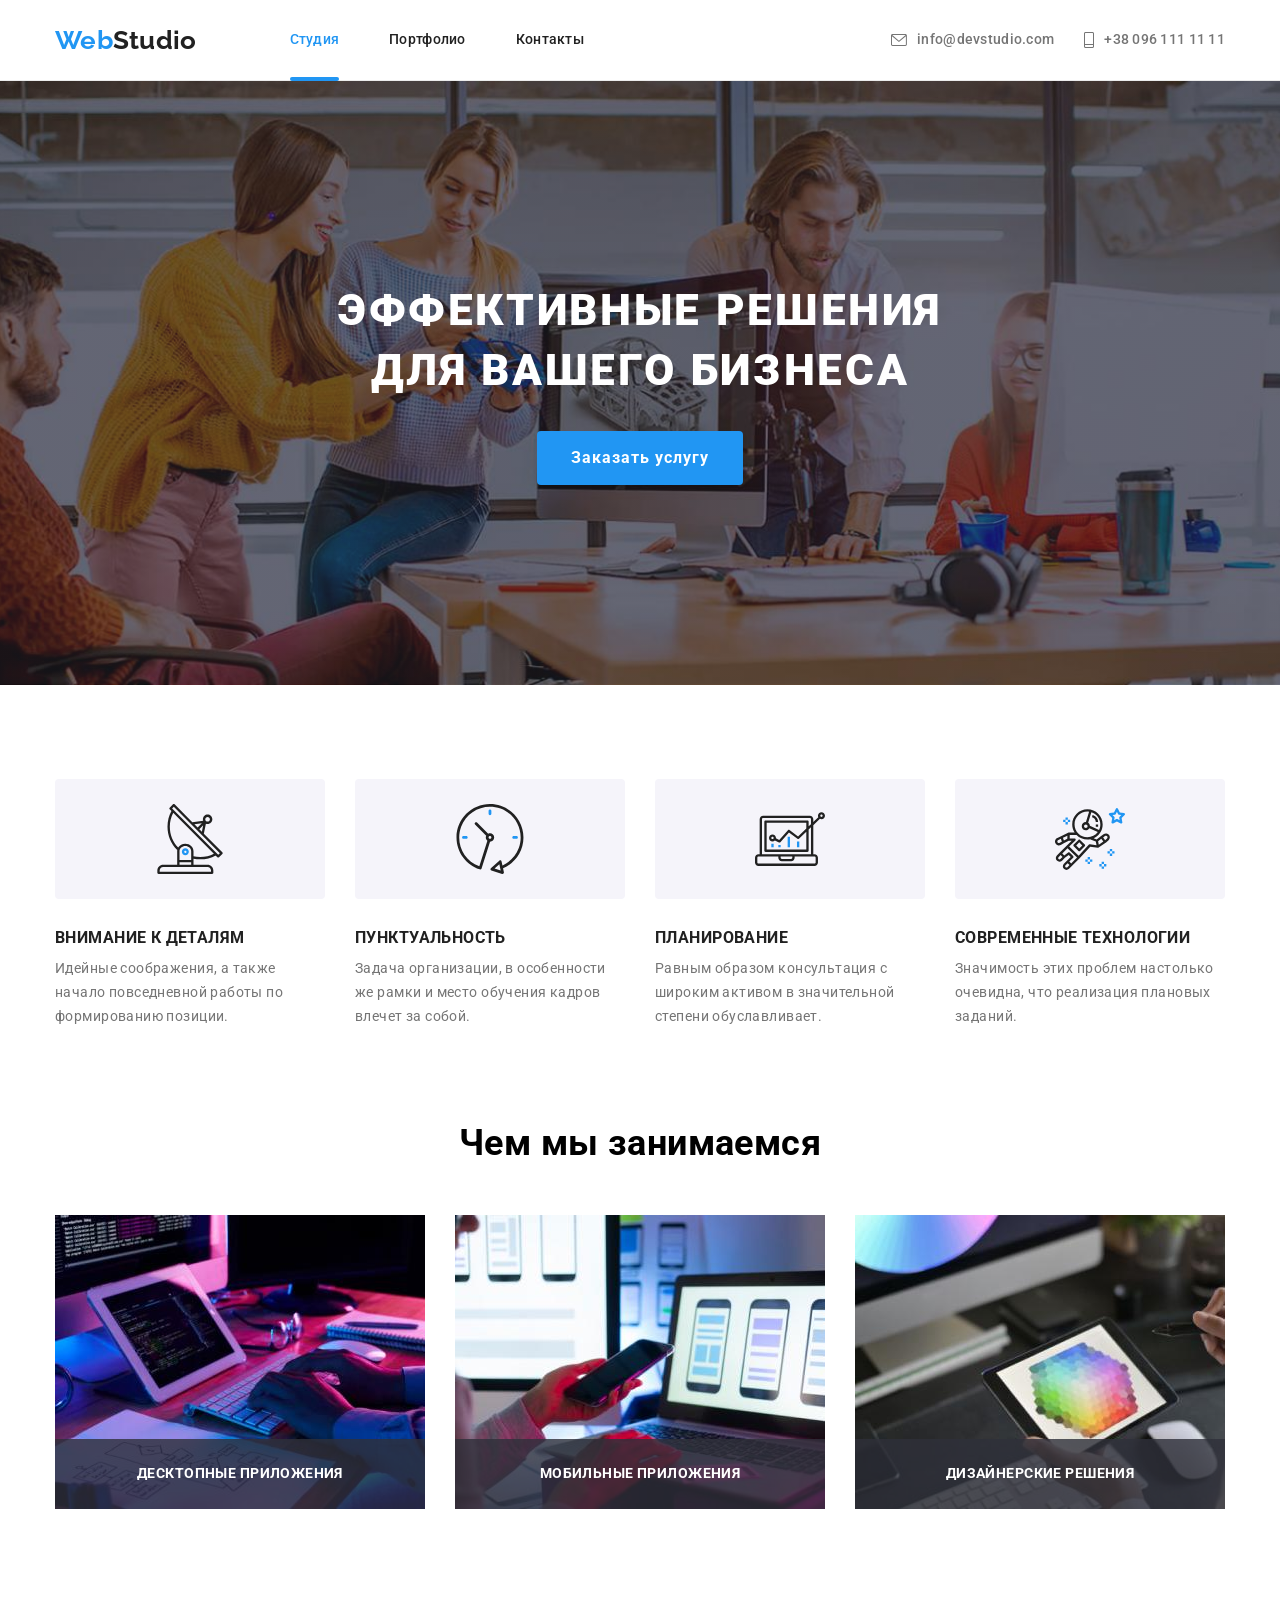
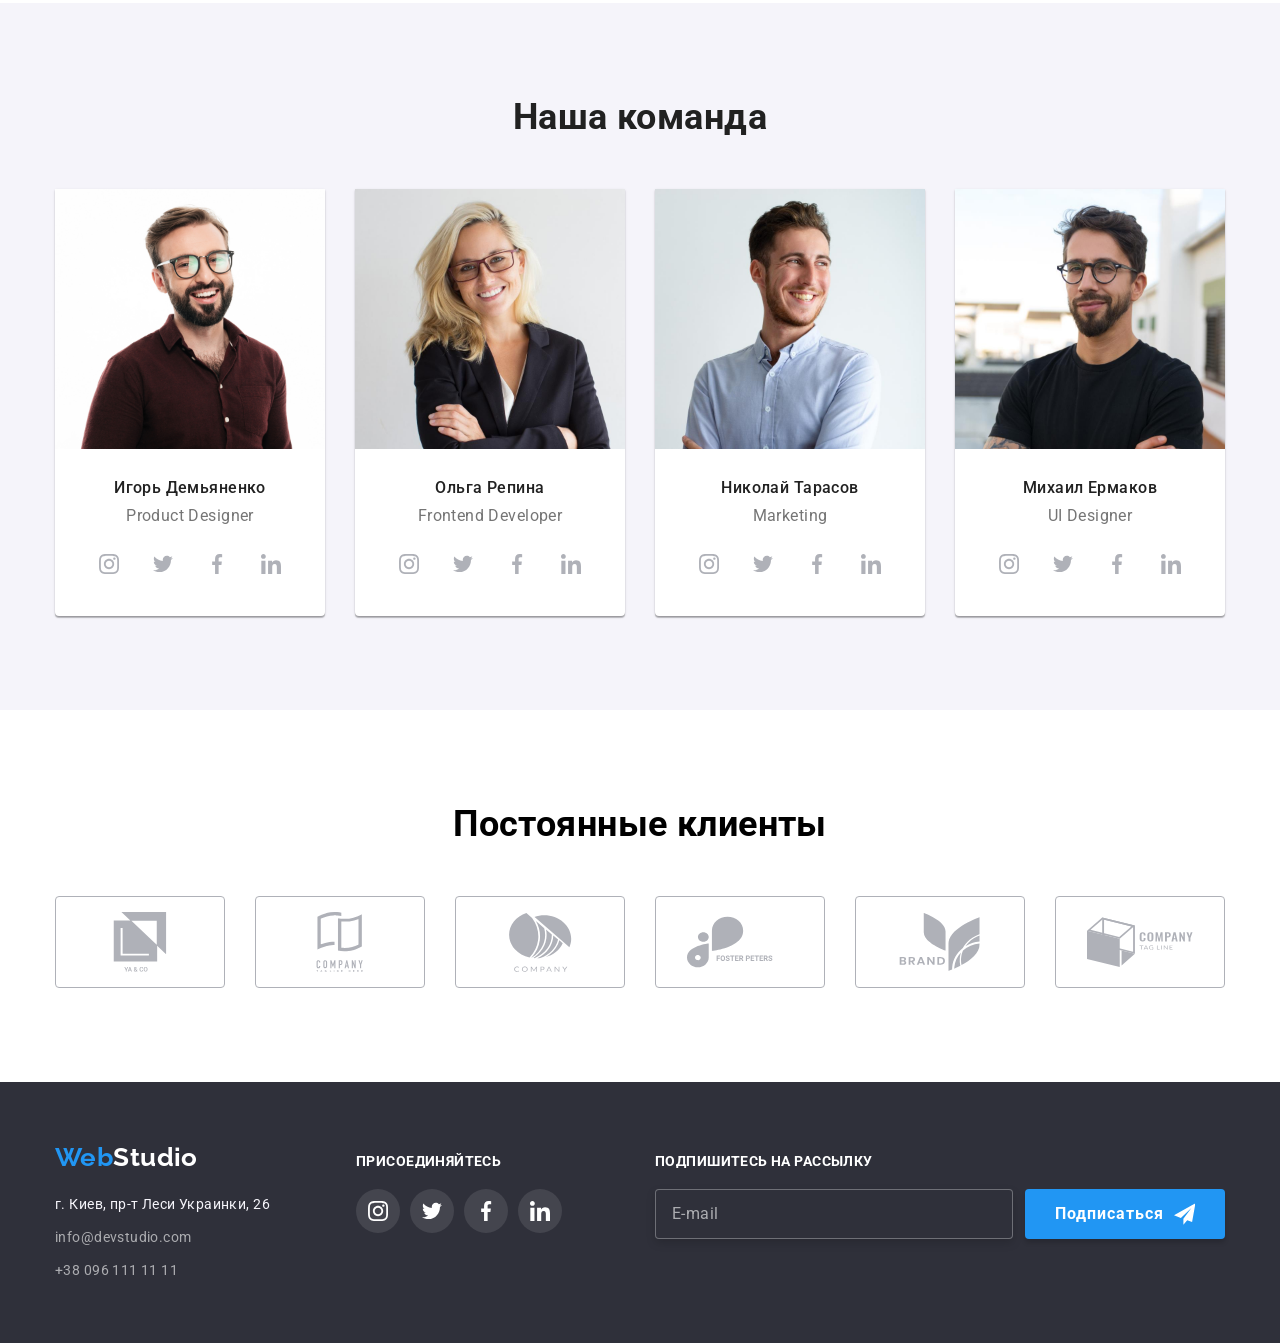
<file: index.html>
<!DOCTYPE html>
<html lang="ru">
  <head>
    <meta charset="UTF-8" />
    <meta http-equiv="X-UA-Compatible" content="IE=edge" />
    <meta name="viewport" content="width=device-width, initial-scale=1.0" />
    <title>WebStudio</title>
    <link rel="preconnect" href="https://fonts.googleapis.com" />
    <link rel="preconnect" href="https://fonts.gstatic.com" crossorigin />
    <link
      href="https://fonts.googleapis.com/css2?family=Raleway:wght@700&family=Roboto:wght@400;500;700;900&display=swap"
      rel="stylesheet"
    />
    <link
      rel="stylesheet"
      href="https://cdnjs.cloudflare.com/ajax/libs/modern-normalize/1.1.0/modern-normalize.min.css"
      integrity="sha512-wpPYUAdjBVSE4KJnH1VR1HeZfpl1ub8YT/NKx4PuQ5NmX2tKuGu6U/JRp5y+Y8XG2tV+wKQpNHVUX03MfMFn9Q=="
      crossorigin="anonymous"
      referrerpolicy="no-referrer"
    />
    <link rel="stylesheet" href="./css/style.css" />
  </head>
  <body>
    <!-- header -->
    <header class="header">
      <div class="header-container container">
        <nav class="navigation-container">
          <a href="./index.html" class="logo-header link"
            >Web<span class="header-logo">Studio</span></a
          >
          <ul class="navigation-list">
            <li class="item current-nav-item">
              <a
                href="./index.html"
                class="navigation-link link current-nav-link"
                >Студия</a
              >
            </li>
            <li class="item nav-item">
              <a href="./portfolio.html" class="navigation-link link"
                >Портфолио</a
              >
            </li>
            <li class="item nav-item">
              <a href="" class="navigation-link link">Контакты</a>
            </li>
          </ul>
        </nav>
        <ul class="contact-link-header">
          <li class="contact-header-item">
            <a href="mailto:info@devstudio.com" class="contact-header link"
              ><svg class="contanct-icon-email">
                <use href="./images/contant_header.svg#icon-email_header"></use>
              </svg>
              info@devstudio.com</a
            >
          </li>
          <li class="contact-header-item">
            <a href="tel:+380961111111" class="contact-header link">
              <svg class="contanct-icon-phone">
                <use href="./images/contant_header.svg#icon-phone_header"></use>
              </svg>
              +38 096 111 11 11</a
            >
          </li>
        </ul>
      </div>
    </header>
    <main>
      <!-- section #1 -->
      <section class="hero">
        <div class="container">
          <h1 class="hero-heading">Эффективные решения для вашего бизнеса</h1>
          <button type="button" class="hero-button" data-modal-open>
            Заказать услугу
          </button>
        </div>
      </section>
      <!-- section #2-->
      <section class="features section">
        <div class="container">
          <h2 class="visually-hidden">Особенности нашей компании</h2>
          <ul class="features-list">
            <li class="item">
              <div class="features-block">
                <svg class="features-icon">
                  <use
                    href="./images/sprite_features.svg#icon-features_vector_2"
                  ></use>
                </svg>
              </div>
              <h3 class="features-heading">Внимание к деталям</h3>
              <p class="features-paragraph">
                Идейные соображения, а также начало повседневной работы по
                формированию позиции.
              </p>
            </li>
            <li class="item">
              <div class="features-block">
                <svg class="features-icon">
                  <use
                    href="./images/sprite_features.svg#icon-features_vector_1"
                  ></use>
                </svg>
              </div>
              <h3 class="features-heading">Пунктуальность</h3>
              <p class="features-paragraph">
                Задача организации, в особенности же рамки и место обучения
                кадров влечет за собой.
              </p>
            </li>
            <li class="item">
              <div class="features-block">
                <svg class="features-icon">
                  <use
                    href="./images/sprite_features.svg#icon-features_vector_3"
                  ></use>
                </svg>
              </div>
              <h3 class="features-heading">Планирование</h3>
              <p class="features-paragraph">
                Равным образом консультация с широким активом в значительной
                степени обуславливает.
              </p>
            </li>
            <li class="item">
              <div class="features-block">
                <svg class="features-icon">
                  <use
                    href="./images/sprite_features.svg#icon-features_vector_4"
                  ></use>
                </svg>
              </div>
              <h3 class="features-heading">Современные технологии</h3>
              <p class="features-paragraph">
                Значимость этих проблем настолько очевидна, что реализация
                плановых заданий.
              </p>
            </li>
          </ul>
        </div>
      </section>
      <!-- section #3 -->
      <section class="work section">
        <div class="container">
          <h2 class="work-heading">Чем мы занимаемся</h2>
          <ul class="work-list">
            <li class="item">
              <div class="work-block">
                <h3 class="work-block-heading">Десктопные приложения</h3>
              </div>
              <img
                src="./images/about_work_1.jpg"
                alt="пишет код"
                width="370"
                height="294"
              />
            </li>
            <li class="item">
              <div class="work-block">
                <h3 class="work-block-heading">Мобильные приложения</h3>
              </div>
              <img
                src="./images/about_work_2.jpg"
                alt="смотрит макет"
                width="370"
                height="294"
              />
            </li>
            <li class="item">
              <div class="work-block">
                <h3 class="work-block-heading">Дизайнерские решения</h3>
              </div>
              <img
                src="./images/about_work_3.jpg"
                alt="выбирает цвета"
                width="370"
                height="294"
              />
            </li>
          </ul>
        </div>
      </section>
      <!-- section #4 -->
      <section class="team section">
        <div class="container">
          <h2 class="team-heading">Наша команда</h2>
          <ul class="team-list">
            <li class="team-item">
              <img
                src="./images/team_1.jpg"
                alt="на фотографии Игорь Демьяненко"
                width="270"
                height="260"
              />
              <div class="team-block">
                <h3 class="team-name">Игорь Демьяненко</h3>
                <p lang="en" class="team-paragraph">Product Designer</p>
                <ul class="social-list">
                  <li class="social-item">
                    <a
                      href=""
                      target="_blank"
                      rel="noopener noreferrer"
                      class="social-link"
                      ><svg class="social-icon">
                        <use
                          href="./images/sprite-social.svg#icon-instagram"
                        ></use>
                      </svg>
                    </a>
                  </li>
                  <li class="social-item">
                    <a
                      href=""
                      target="_blank"
                      rel="noopener noreferrer"
                      class="social-link"
                      ><svg class="social-icon">
                        <use
                          href="./images/sprite-social.svg#icon-twitter"
                        ></use>
                      </svg>
                    </a>
                  </li>
                  <li class="social-item">
                    <a
                      href=""
                      target="_blank"
                      rel="noopener noreferrer"
                      class="social-link"
                      ><svg class="social-icon">
                        <use
                          href="./images/sprite-social.svg#icon-facebook"
                        ></use>
                      </svg>
                    </a>
                  </li>
                  <li class="social-item">
                    <a
                      href=""
                      target="_blank"
                      rel="noopener noreferrer"
                      class="social-link"
                      ><svg class="social-icon">
                        <use
                          href="./images/sprite-social.svg#icon-linkedin"
                        ></use>
                      </svg>
                    </a>
                  </li>
                </ul>
              </div>
            </li>
            <li class="team-item">
              <img
                src="./images/team_2.jpg"
                alt="на фотографии Ольга Репина"
                width="270"
                height="260"
              />
              <div class="team-block">
                <h3 class="team-name">Ольга Репина</h3>
                <p lang="en" class="team-paragraph">Frontend Developer</p>
                <ul class="social-list">
                  <li class="social-item">
                    <a
                      href=""
                      target="_blank"
                      rel="noopener noreferrer"
                      class="social-link"
                      ><svg class="social-icon">
                        <use
                          href="./images/sprite-social.svg#icon-instagram"
                        ></use>
                      </svg>
                    </a>
                  </li>
                  <li class="social-item">
                    <a
                      href=""
                      target="_blank"
                      rel="noopener noreferrer"
                      class="social-link"
                      ><svg class="social-icon">
                        <use
                          href="./images/sprite-social.svg#icon-twitter"
                        ></use>
                      </svg>
                    </a>
                  </li>
                  <li class="social-item">
                    <a
                      href=""
                      target="_blank"
                      rel="noopener noreferrer"
                      class="social-link"
                      ><svg class="social-icon">
                        <use
                          href="./images/sprite-social.svg#icon-facebook"
                        ></use>
                      </svg>
                    </a>
                  </li>
                  <li class="social-item">
                    <a
                      href=""
                      target="_blank"
                      rel="noopener noreferrer"
                      class="social-link"
                      ><svg class="social-icon">
                        <use
                          href="./images/sprite-social.svg#icon-linkedin"
                        ></use>
                      </svg>
                    </a>
                  </li>
                </ul>
              </div>
            </li>
            <li class="team-item">
              <img
                src="./images/team_3.jpg"
                alt="на фотографии Николай Тарасов"
                width="270"
                height="260"
              />
              <div class="team-block">
                <h3 class="team-name">Николай Тарасов</h3>
                <p lang="en" class="team-paragraph">Marketing</p>
                <ul class="social-list">
                  <li class="social-item">
                    <a
                      href=""
                      target="_blank"
                      rel="noopener noreferrer"
                      class="social-link"
                      ><svg class="social-icon">
                        <use
                          href="./images/sprite-social.svg#icon-instagram"
                        ></use>
                      </svg>
                    </a>
                  </li>
                  <li class="social-item">
                    <a
                      href=""
                      target="_blank"
                      rel="noopener noreferrer"
                      class="social-link"
                      ><svg class="social-icon">
                        <use
                          href="./images/sprite-social.svg#icon-twitter"
                        ></use>
                      </svg>
                    </a>
                  </li>
                  <li class="social-item">
                    <a
                      href=""
                      target="_blank"
                      rel="noopener noreferrer"
                      class="social-link"
                      ><svg class="social-icon">
                        <use
                          href="./images/sprite-social.svg#icon-facebook"
                        ></use>
                      </svg>
                    </a>
                  </li>
                  <li class="social-item">
                    <a
                      href=""
                      target="_blank"
                      rel="noopener noreferrer"
                      class="social-link"
                      ><svg class="social-icon">
                        <use
                          href="./images/sprite-social.svg#icon-linkedin"
                        ></use>
                      </svg>
                    </a>
                  </li>
                </ul>
              </div>
            </li>
            <li class="team-item">
              <img
                src="./images/team_4.jpg"
                alt="на фотографии Михаил Ермаков"
                width="270"
                height="260"
              />
              <div class="team-block">
                <h3 class="team-name">Михаил Ермаков</h3>
                <p lang="en" class="team-paragraph">UI Designer</p>
                <ul class="social-list">
                  <li class="social-item">
                    <a
                      href=""
                      target="_blank"
                      rel="noopener noreferrer"
                      class="social-link"
                      ><svg class="social-icon">
                        <use
                          href="./images/sprite-social.svg#icon-instagram"
                        ></use>
                      </svg>
                    </a>
                  </li>
                  <li class="social-item">
                    <a
                      href=""
                      target="_blank"
                      rel="noopener noreferrer"
                      class="social-link"
                      ><svg class="social-icon">
                        <use
                          href="./images/sprite-social.svg#icon-twitter"
                        ></use>
                      </svg>
                    </a>
                  </li>
                  <li class="social-item">
                    <a
                      href=""
                      target="_blank"
                      rel="noopener noreferrer"
                      class="social-link"
                      ><svg class="social-icon">
                        <use
                          href="./images/sprite-social.svg#icon-facebook"
                        ></use>
                      </svg>
                    </a>
                  </li>
                  <li class="social-item">
                    <a
                      href=""
                      target="_blank"
                      rel="noopener noreferrer"
                      class="social-link"
                      ><svg class="social-icon">
                        <use
                          href="./images/sprite-social.svg#icon-linkedin"
                        ></use>
                      </svg>
                    </a>
                  </li>
                </ul>
              </div>
            </li>
          </ul>
        </div>
      </section>
      <!-- section #4 -->
      <section class="section">
        <div class="container">
          <h2 class="reg-customer-heading">Постоянные клиенты</h2>
          <ul class="list-customer">
            <li class="reg_customer_item">
              <a href="" class="reg-customer-link">
                <svg class="reg_customer_icon">
                  <use
                    href="./images/sprite_reg_customer.svg#icon-reg_customer_1"
                  ></use>
                </svg>
              </a>
            </li>
            <li class="reg_customer_item">
              <a href="" class="reg-customer-link">
                <svg class="reg_customer_icon">
                  <use
                    href="./images/sprite_reg_customer.svg#icon-reg_customer_2"
                  ></use>
                </svg>
              </a>
            </li>
            <li class="reg_customer_item">
              <a href="" class="reg-customer-link">
                <svg class="reg_customer_icon">
                  <use
                    href="./images/sprite_reg_customer.svg#icon-reg_customer_3"
                  ></use>
                </svg>
              </a>
            </li>
            <li class="reg_customer_item">
              <a href="" class="reg-customer-link">
                <svg class="reg_customer_icon">
                  <use
                    href="./images/sprite_reg_customer.svg#icon-reg_customer_4"
                  ></use>
                </svg>
              </a>
            </li>
            <li class="reg_customer_item">
              <a href="" class="reg-customer-link">
                <svg class="reg_customer_icon">
                  <use
                    href="./images/sprite_reg_customer.svg#icon-reg_customer_5"
                  ></use>
                </svg>
              </a>
            </li>
            <li class="reg_customer_item">
              <a href="" class="reg-customer-link">
                <svg class="reg_customer_icon">
                  <use
                    href="./images/sprite_reg_customer.svg#icon-reg_customer_6"
                  ></use>
                </svg>
              </a>
            </li>
          </ul>
        </div>
      </section>
    </main>
    <!-- footer -->
    <footer class="footer">
      <div class="footer-container container">
        <div class="footer-address">
          <a href="./index.html" class="logo-footer link"
            >Web<span class="footer-logo">Studio</span></a
          >
          <address>
            <ul class="contact-footer">
              <li class="item">
                <a
                  href="https://goo.gl/maps/VsenkT5PbFzWRXvy7"
                  target="_blank"
                  rel="noopener noreferrer"
                  class="footer-address-link link"
                  >г. Киев, пр-т Леси Украинки, 26</a
                >
              </li>
              <li class="item">
                <a href="mailto:info@devstudio.com" class="contact-footer link"
                  >info@devstudio.com</a
                >
              </li>
              <li class="item">
                <a href="tel:+380961111111" class="contact-footer link"
                  >+38 096 111 11 11</a
                >
              </li>
            </ul>
          </address>
        </div>
        <div class="social-footer">
          <h2 class="social-heading">присоединяйтесь</h2>
          <ul class="social-list-footer">
            <li class="social-footer-item">
              <a
                href=""
                target="_blank"
                rel="noopener noreferrer"
                class="social-link-footer"
                ><svg class="social-svg-footer">
                  <use
                    href="./images/sprite-social.svg#icon-instagram"
                    width="20"
                    height="
                          20"
                  ></use>
                </svg>
              </a>
            </li>
            <li class="social-footer-item">
              <a
                href=""
                target="_blank"
                rel="noopener noreferrer"
                class="social-link-footer"
                ><svg class="social-svg-footer">
                  <use
                    href="./images/sprite-social.svg#icon-twitter"
                    width="20"
                    height="
                          20"
                  ></use>
                </svg>
              </a>
            </li>
            <li class="social-footer-item">
              <a
                href=""
                target="_blank"
                rel="noopener noreferrer"
                class="social-link-footer"
                ><svg class="social-svg-footer">
                  <use href="./images/sprite-social.svg#icon-facebook"></use>
                </svg>
              </a>
            </li>
            <li class="social-footer-item">
              <a
                href=""
                target="_blank"
                rel="noopener noreferrer"
                class="social-link-footer"
                ><svg class="social-svg-footer">
                  <use
                    href="./images/sprite-social.svg#icon-linkedin"
                    width="20"
                    height="
                          20"
                  ></use>
                </svg>
              </a>
            </li>
          </ul>
        </div>
        <div class="footer-email">
          <h2 class="social-heading">Подпишитесь на рассылку</h2>
          <form class="footer-email-input">
            <input
              type="email"
              placeholder="E-mail"
              id="footer-email"
              class="input-email-footer"
            />

            <button type="submit" class="footer-email-submit">
              Подписаться
              <svg class="footer-icon-send">
                <use
                  href="./images/footer-email-input.svg#icon-icon-send-1"
                ></use>
              </svg>
            </button>
          </form>
        </div>
      </div>
    </footer>
    <div class="backdrop is-hidden" data-modal>
      <div class="modal">
        <button class="btn-modal">
          <svg class="backdrop-icon" data-modal-close>
            <use href="./images/close_backdrop.svg#icon-close"></use>
          </svg>
        </button>
        <p class="heading-modal">Оставьте свои данные, мы вам перезвоним</p>
        <form action="" class="form-modal-input" autocomplete="off">
          <label for="name" class="heading-modal-form">Имя</label>
          <div class="form-icon-position">
            <input type="name" id="name" class="input-modal-form" />
            <span class="icon-input-modal">
              <svg class="icon-user-modal" width="18px" height="18px">
                <use
                  href="./images/modal-form.svg#icon-person-black-18dp-1-1"
                ></use>
              </svg>
            </span>
          </div>

          <label for="tel" class="heading-modal-form">Телефон</label>
          <div class="form-icon-position">
            <input type="name" id="tel" class="input-modal-form" />
            <span class="icon-input-modal">
              <svg class="icon-user-modal" width="18px" height="18px">
                <use
                  href="./images/modal-form.svg#icon-phone-black-18dp-1-1"
                ></use>
              </svg>
            </span>
          </div>

          <label for="email" class="heading-modal-form">Почта</label>
          <div class="form-icon-position">
            <input type="name" id="email" class="input-modal-form" />
            <span class="icon-input-modal">
              <svg class="icon-user-modal" width="18px" height="18px">
                <use
                  href="./images/modal-form.svg#icon-email-black-18dp-1-1"
                ></use>
              </svg>
            </span>
          </div>
          <label for="comment" class="heading-modal-form">Комментарий</label>
          <textarea
            name=""
            id="comment"
            placeholder="Введите текст"
            class="comment-modal-form"
          ></textarea>
          <label for="contract-modal" class="contract-modal">
            <input
              type="checkbox"
              name=""
              id="contract-modal"
              class="modal-checkbox"
            />
            <span class="icon-checkbox-modal"></span>
            Соглашаюсь с рассылкой и принимаю
            <a href="" class="link-contract-modal"> Условия договора</a>
          </label>
          <button type="submit" class="btn-modal-submit">Отправить</button>
        </form>
      </div>
    </div>
    <script src="./js/modal.js"></script>
  </body>
</html>
</file>
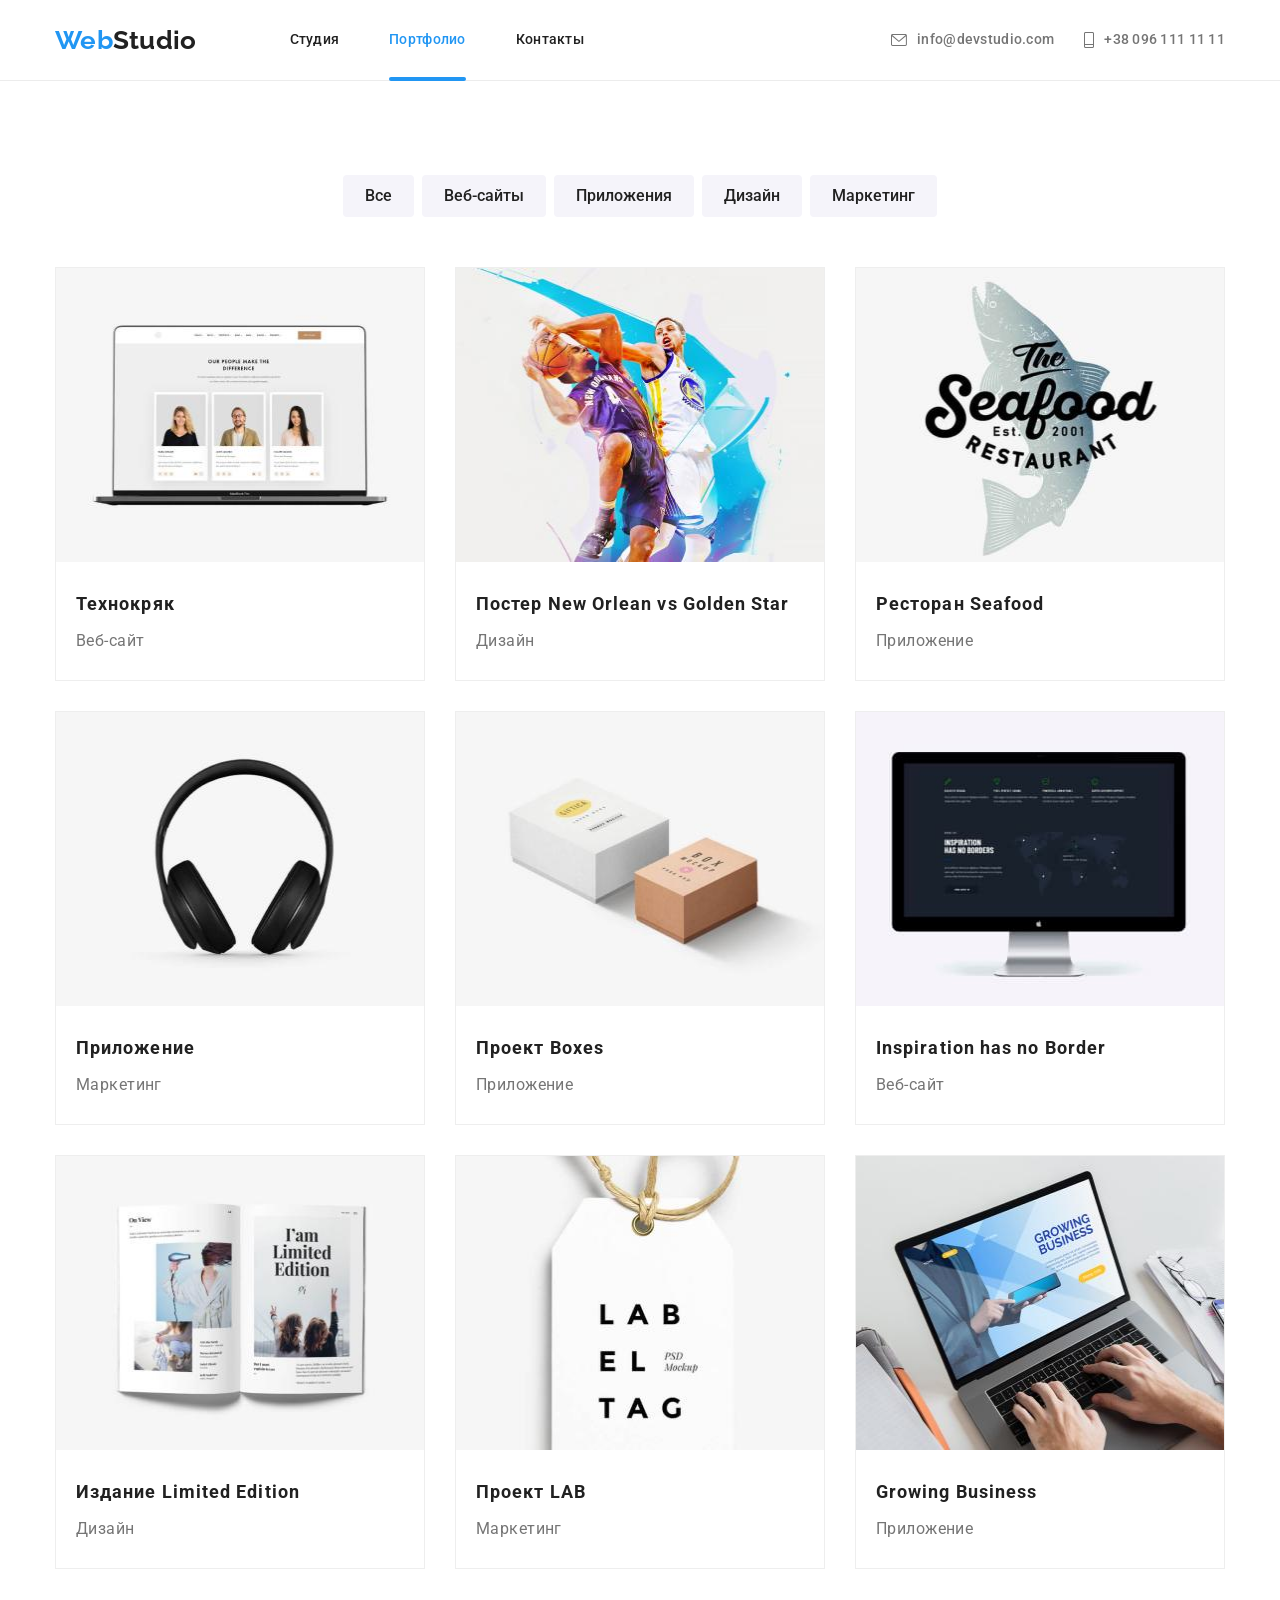
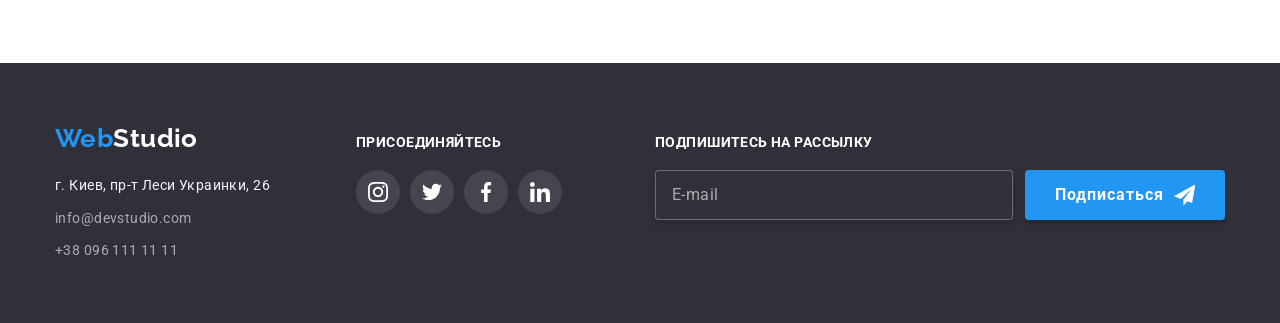
<file: portfolio.html>
<!DOCTYPE html>
<html lang="ru">
  <head>
    <meta charset="UTF-8" />
    <meta http-equiv="X-UA-Compatible" content="IE=edge" />
    <meta name="viewport" content="width=device-width, initial-scale=1.0" />
    <title>Portfolio</title>
    <link rel="preconnect" href="https://fonts.googleapis.com" />
    <link rel="preconnect" href="https://fonts.gstatic.com" crossorigin />
    <link
      href="https://fonts.googleapis.com/css2?family=Raleway:wght@700&family=Roboto:wght@400;500;700;900&display=swap"
      rel="stylesheet"
    />
    <link
      rel="stylesheet"
      href="https://cdnjs.cloudflare.com/ajax/libs/modern-normalize/1.1.0/modern-normalize.min.css"
      integrity="sha512-wpPYUAdjBVSE4KJnH1VR1HeZfpl1ub8YT/NKx4PuQ5NmX2tKuGu6U/JRp5y+Y8XG2tV+wKQpNHVUX03MfMFn9Q=="
      crossorigin="anonymous"
      referrerpolicy="no-referrer"
    />
    <link rel="stylesheet" href="./css/style.css" />
  </head>
  <body>
    <!-- header -->
    <header class="header">
      <div class="header-container container">
        <nav class="navigation-container">
          <a href="./index.html" class="logo-header link"
            >Web<span class="header-logo">Studio</span></a
          >
          <ul class="navigation-list">
            <li class="item nav-item">
              <a href="./index.html" class="navigation-link link">Студия</a>
            </li>
            <li class="item current-nav-item">
              <a
                href="./portfolio.html"
                class="navigation-link current-nav-link link"
                >Портфолио</a
              >
            </li>
            <li class="item nav-item">
              <a href="" class="navigation-link link">Контакты</a>
            </li>
          </ul>
        </nav>
        <ul class="contact-link-header">
          <li class="contact-header-item">
            <a href="mailto:info@devstudio.com" class="contact-header link"
              ><svg class="contanct-icon-email">
                <use href="./images/contant_header.svg#icon-email_header"></use>
              </svg>
              info@devstudio.com</a
            >
          </li>
          <li class="contact-header-item">
            <a href="tel:+380961111111" class="contact-header link">
              <svg class="contanct-icon-phone">
                <use href="./images/contant_header.svg#icon-phone_header"></use>
              </svg>
              +38 096 111 11 11</a
            >
          </li>
        </ul>
      </div>
    </header>
    <main>
      <section class="portfolio section">
        <div class="container">
          <h1 class="visually-hidden">Портфолио</h1>
          <!-- list #1 -->
          <ul class="button-list">
            <li class="item-button">
              <button type="button" class="portfolio-button">Все</button>
            </li>
            <li class="item-button">
              <button type="button" class="portfolio-button">Веб-сайты</button>
            </li>
            <li class="item-button">
              <button type="button" class="portfolio-button">Приложения</button>
            </li>
            <li class="item-button">
              <button type="button" class="portfolio-button">Дизайн</button>
            </li>
            <li class="item-button">
              <button type="button" class="portfolio-button">Маркетинг</button>
            </li>
          </ul>
          <!-- list #2 -->
          <ul class="portfolio-list">
            <li class="portfolio-item">
              <a href="" class="portfolio-link link">
                <div class="portfolio-block-wrapper">
                  <img
                    src="./images/portfolio_1.jpg"
                    alt="ноутбук"
                    width="370"
                    height="294"
                  />
                  <p class="portfolio-block-text">
                    Технокряк это современная площадка распространения
                    коронавируса. Компании используют эту платформу для
                    цифрового шпионажа и атак на защищённые сервера конкурентов.
                  </p>
                </div>
                <div class="portfolio-block">
                  <h2 class="portfolio-heading">Технокряк</h2>
                  <p class="portfolio-paragraph">Веб-сайт</p>
                </div>
              </a>
            </li>
            <li class="portfolio-item">
              <a href="" class="portfolio-link link">
                <div class="portfolio-block-wrapper">
                  <img
                    src="./images/portfolio_2.jpg"
                    alt="игра в баскетбол"
                    width="370"
                    height="294"
                  />
                  <p class="portfolio-block-text">
                    Lorem ipsum dolor sit amet.
                  </p>
                </div>
                <div class="portfolio-block">
                  <h2 class="portfolio-heading">
                    Постер <span lang="en">New Orlean vs Golden Star</span>
                  </h2>
                  <p class="portfolio-paragraph">Дизайн</p>
                </div>
              </a>
            </li>
            <li class="portfolio-item">
              <a href="" class="portfolio-link link">
                <div class="portfolio-block-wrapper">
                  <img
                    src="./images/portfolio_3.jpg"
                    alt="лого рестрорана"
                    width="370"
                    height="294"
                  />
                  <p class="portfolio-block-text">
                    Lorem ipsum dolor sit, amet consectetur adipisicing elit.
                    Nemo, expedita.
                  </p>
                </div>
                <div class="portfolio-block">
                  <h2 class="portfolio-heading">
                    Ресторан <span lang="en">Seafood</span>
                  </h2>
                  <p class="portfolio-paragraph">Приложение</p>
                </div>
              </a>
            </li>
            <li class="portfolio-item">
              <a href="" class="portfolio-link link">
                <div class="portfolio-block-wrapper">
                  <img
                    src="./images/portfolio_4.jpg"
                    alt="наушники"
                    width="370"
                    height="294"
                  />
                  <p class="portfolio-block-text">
                    Lorem ipsum dolor sit amet consectetur adipisicing elit.
                    Assumenda minima nisi tempore ex vel exercitationem?
                  </p>
                </div>
                <div class="portfolio-block">
                  <h2 class="portfolio-heading">Приложение</h2>
                  <p class="portfolio-paragraph">Маркетинг</p>
                </div>
              </a>
            </li>
            <li class="portfolio-item">
              <a href="" class="portfolio-link link">
                <div class="portfolio-block-wrapper">
                  <img
                    src="./images/portfolio_5.jpg"
                    alt="коробки"
                    width="370"
                    height="294"
                  />
                  <p class="portfolio-block-text">
                    Lorem ipsum dolor, sit amet consectetur adipisicing elit.
                    Debitis ex explicabo molestias delectus iure vel cumque,
                    dolor tenetur excepturi temporibus?
                  </p>
                </div>
                <div class="portfolio-block">
                  <h2 class="portfolio-heading">
                    Проект <span lang="en">Boxes</span>
                  </h2>
                  <p class="portfolio-paragraph">Приложение</p>
                </div>
              </a>
            </li>
            <li class="portfolio-item">
              <a href="" class="portfolio-link link">
                <div class="portfolio-block-wrapper">
                  <img
                    src="./images/portfolio_6.jpg"
                    alt="монитор мака"
                    width="370"
                    height="294"
                  />
                  <p class="portfolio-block-text">
                    Lorem ipsum dolor sit amet consectetur adipisicing elit.
                    Quod tempore delectus, odio, a amet vitae reiciendis
                    perspiciatis maiores aspernatur eum nobis mollitia repellat
                    incidunt. At.
                  </p>
                </div>
                <div class="portfolio-block">
                  <h2 class="portfolio-heading">
                    <span lang="en">Inspiration has no Border</span>
                  </h2>
                  <p class="portfolio-paragraph">Веб-сайт</p>
                </div>
              </a>
            </li>
            <li class="portfolio-item">
              <a href="" class="portfolio-link link">
                <div class="portfolio-block-wrapper">
                  <img
                    src="./images/portfolio_7.jpg"
                    alt="книга"
                    width="370"
                    height="294"
                  />
                  <p class="portfolio-block-text">
                    Lorem ipsum dolor, sit amet consectetur adipisicing elit.
                    Cum veniam assumenda esse voluptate optio culpa hic, fuga
                    commodi tenetur, ipsum facere temporibus quibusdam impedit
                    maxime vel voluptas. Natus, eveniet rerum.
                  </p>
                </div>
                <div class="portfolio-block">
                  <h2 class="portfolio-heading">
                    Издание <span lang="en">Limited Edition</span>
                  </h2>
                  <p class="portfolio-paragraph">Дизайн</p>
                </div>
              </a>
            </li>
            <li class="portfolio-item">
              <a href="" class="portfolio-link link">
                <div class="portfolio-block-wrapper">
                  <img
                    src="./images/portfolio_8.jpg"
                    alt="брелок lab"
                    width="370"
                    height="294"
                  />
                  <p class="portfolio-block-text">
                    Lorem ipsum dolor sit, amet consectetur adipisicing elit.
                    Optio doloribus quidem odit, praesentium incidunt quam
                    minima natus quia nisi libero ratione omnis nesciunt non,
                    totam assumenda impedit deserunt fuga! Atque!
                  </p>
                </div>
                <div class="portfolio-block">
                  <h2 class="portfolio-heading">
                    Проект <span lang="en">LAB</span>
                  </h2>
                  <p class="portfolio-paragraph">Маркетинг</p>
                </div>
              </a>
            </li>
            <li class="portfolio-item">
              <a href="" class="portfolio-link link">
                <div class="portfolio-block-wrapper">
                  <img
                    src="./images/portfolio_9.jpg"
                    alt="работают на ноутбуке"
                    width="370"
                    height="294"
                  />
                  <p class="portfolio-block-text">
                    Lorem ipsum dolor sit amet, consectetur adipisicing elit.
                    Culpa ducimus modi neque voluptatum dolorem consequatur
                    praesentium quis sequi tempore similique!
                  </p>
                </div>
                <div class="portfolio-block">
                  <h2 class="portfolio-heading">
                    <span lang="en">Growing Business</span>
                  </h2>
                  <p class="portfolio-paragraph">Приложение</p>
                </div>
              </a>
            </li>
          </ul>
        </div>
      </section>
    </main>
    <!-- footer -->
    <footer class="footer">
      <div class="footer-container container">
        <div class="footer-address">
          <a href="./index.html" class="logo-footer link"
            >Web<span class="footer-logo">Studio</span></a
          >
          <address>
            <ul class="contact-footer">
              <li class="item">
                <a
                  href="https://goo.gl/maps/VsenkT5PbFzWRXvy7"
                  target="_blank"
                  rel="noopener noreferrer"
                  class="footer-address-link link"
                  >г. Киев, пр-т Леси Украинки, 26</a
                >
              </li>
              <li class="item">
                <a href="mailto:info@devstudio.com" class="contact-footer link"
                  >info@devstudio.com</a
                >
              </li>
              <li class="item">
                <a href="tel:+380961111111" class="contact-footer link"
                  >+38 096 111 11 11</a
                >
              </li>
            </ul>
          </address>
        </div>
        <div class="social-footer">
          <h2 class="social-heading">присоединяйтесь</h2>
          <ul class="social-list-footer">
            <li class="social-footer-item">
              <a
                href=""
                target="_blank"
                rel="noopener noreferrer"
                class="social-link-footer"
                ><svg class="social-svg-footer">
                  <use
                    href="./images/sprite-social.svg#icon-instagram"
                    width="20"
                    height="
                          20"
                  ></use>
                </svg>
              </a>
            </li>
            <li class="social-footer-item">
              <a
                href=""
                target="_blank"
                rel="noopener noreferrer"
                class="social-link-footer"
                ><svg class="social-svg-footer">
                  <use
                    href="./images/sprite-social.svg#icon-twitter"
                    width="20"
                    height="
                          20"
                  ></use>
                </svg>
              </a>
            </li>
            <li class="social-footer-item">
              <a
                href=""
                target="_blank"
                rel="noopener noreferrer"
                class="social-link-footer"
                ><svg class="social-svg-footer">
                  <use href="./images/sprite-social.svg#icon-facebook"></use>
                </svg>
              </a>
            </li>
            <li class="social-footer-item">
              <a
                href=""
                target="_blank"
                rel="noopener noreferrer"
                class="social-link-footer"
                ><svg class="social-svg-footer">
                  <use
                    href="./images/sprite-social.svg#icon-linkedin"
                    width="20"
                    height="
                          20"
                  ></use>
                </svg>
              </a>
            </li>
          </ul>
        </div>
        <div class="footer-email">
          <h2 class="social-heading">Подпишитесь на рассылку</h2>
          <div class="footer-email-input">
            <form action="">
              <input
                type="email"
                placeholder="E-mail"
                id="footer-email"
                class="input-email-footer"
              />
            </form>
            <button type="submit" class="footer-email-submit">
              Подписаться
              <svg class="footer-icon-send">
                <use
                  href="./images/footer-email-input.svg#icon-icon-send-1"
                ></use>
              </svg>
            </button>
          </div>
        </div>
      </div>
    </footer>
  </body>
</html>
</file>
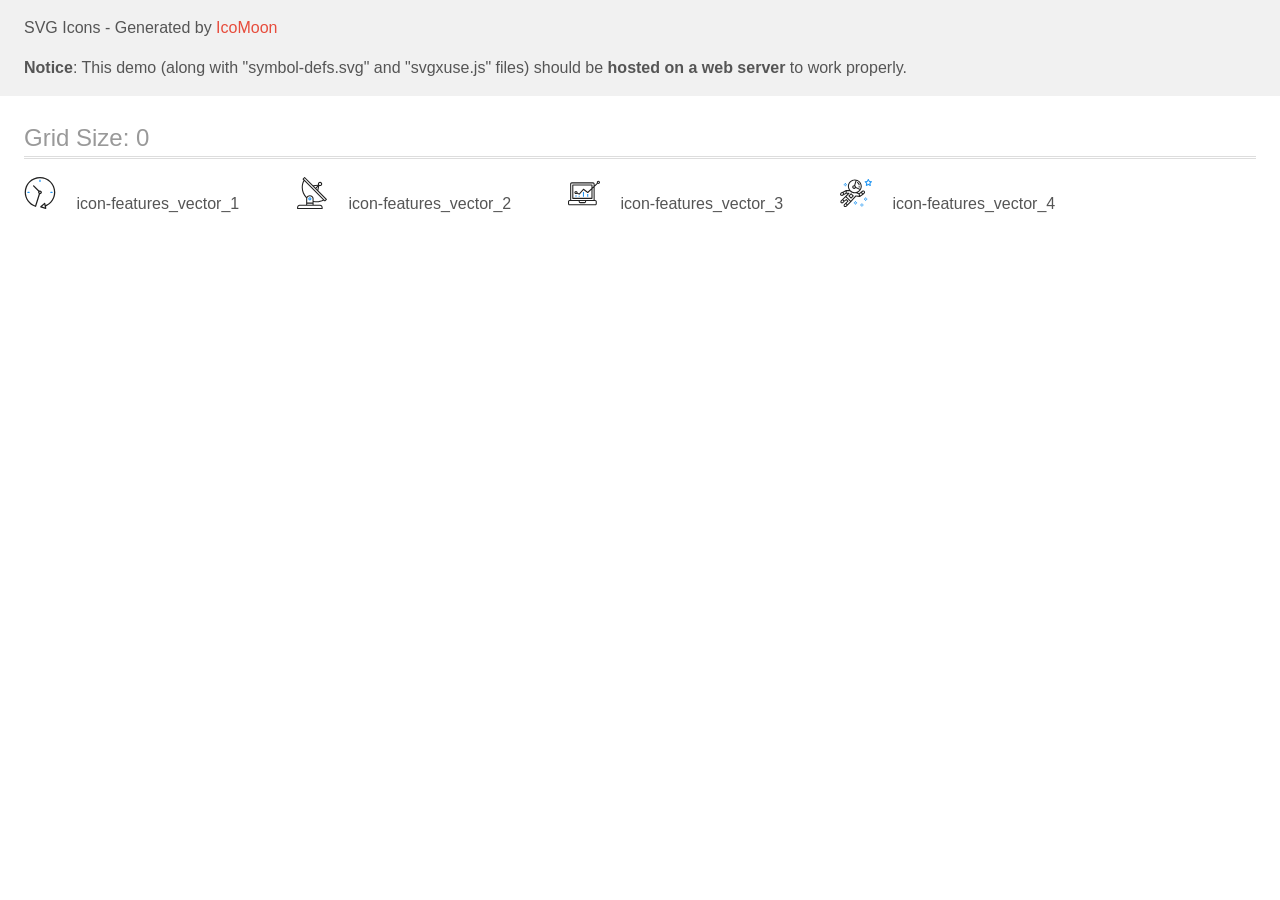
<file: images/icomoon/demo-external-svg.html>
<!doctype html>
<html>
<head>
    <title>IcoMoon - SVG Icons</title>
    <meta charset="utf-8">
    <meta name="viewport" content="width=device-width, initial-scale=1">
    <link rel="stylesheet" href="demo-files/demo.css">
    <link rel="stylesheet" href="style.css">
</head>
<body>
<header class="bgc1 clearfix">
<div class="mhl">
    <p>SVG Icons - Generated by <a href="https://icomoon.io/app">IcoMoon</a></p><p><strong>Notice</strong>: This demo (along with "symbol-defs.svg" and "svgxuse.js" files) should be <b>hosted on a web server</b> to work properly.</p>
</div>
</header>
    <div class="clearfix mhl ptl">
        <h1 class="mvm mtn fgc1">Grid Size: 0</h1>
        <div class="glyph fs1">
            <div class="clearfix pbs">
                <svg class="icon icon-features_vector_1"><use xlink:href="symbol-defs.svg#icon-features_vector_1"></use></svg><span class="name"> icon-features_vector_1</span>
            </div>
        </div>
        <div class="glyph fs1">
            <div class="clearfix pbs">
                <svg class="icon icon-features_vector_2"><use xlink:href="symbol-defs.svg#icon-features_vector_2"></use></svg><span class="name"> icon-features_vector_2</span>
            </div>
        </div>
        <div class="glyph fs1">
            <div class="clearfix pbs">
                <svg class="icon icon-features_vector_3"><use xlink:href="symbol-defs.svg#icon-features_vector_3"></use></svg><span class="name"> icon-features_vector_3</span>
            </div>
        </div>
        <div class="glyph fs1">
            <div class="clearfix pbs">
                <svg class="icon icon-features_vector_4"><use xlink:href="symbol-defs.svg#icon-features_vector_4"></use></svg><span class="name"> icon-features_vector_4</span>
            </div>
        </div>
  </div>
<script defer src="svgxuse.js"></script>
</body>
</html>
</file>
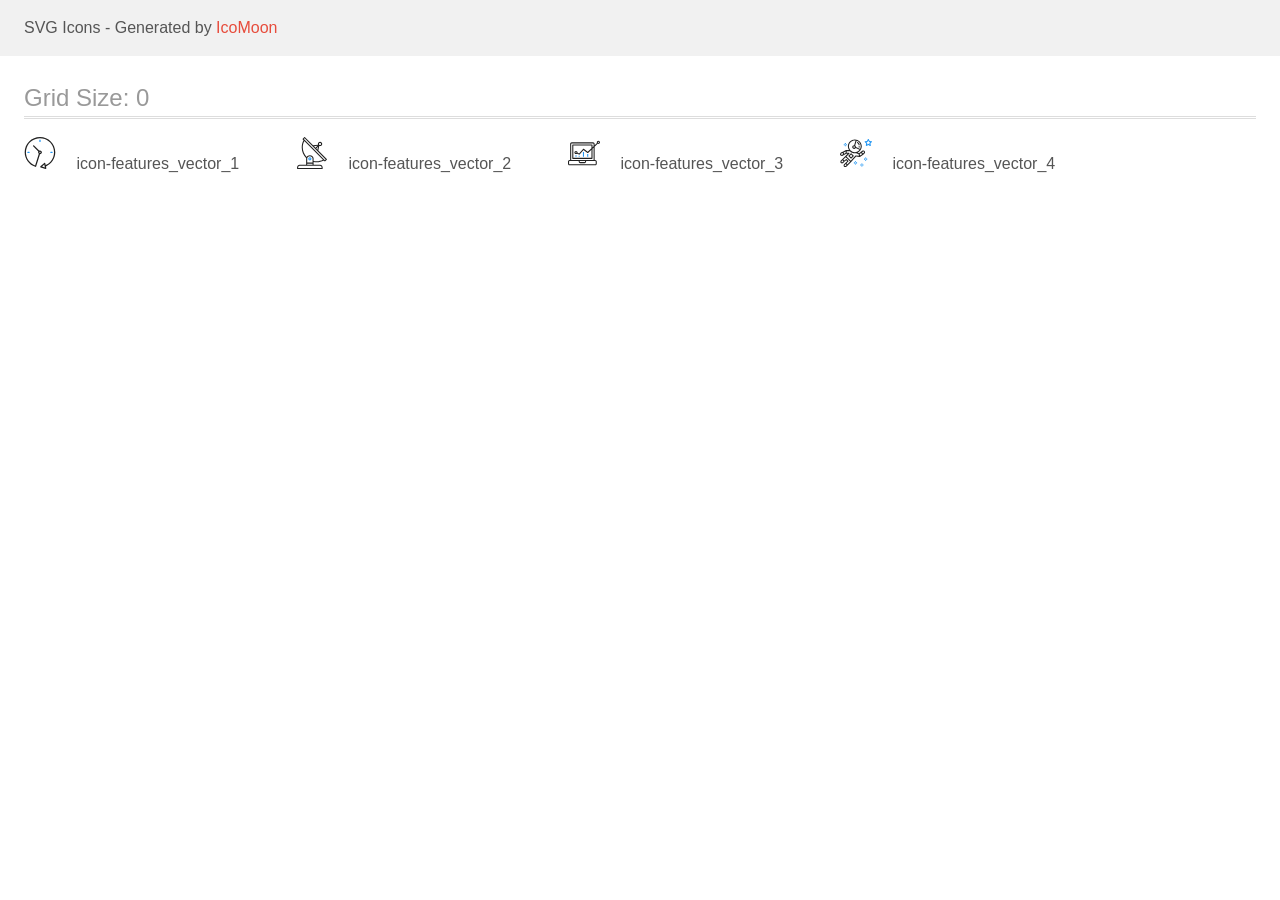
<file: images/icomoon/demo.html>
<!doctype html>
<html>
<head>
    <title>IcoMoon - SVG Icons</title>
    <meta charset="utf-8">
    <meta name="viewport" content="width=device-width, initial-scale=1">
    <link rel="stylesheet" href="demo-files/demo.css">
    <link rel="stylesheet" href="style.css">
</head>
<body>
<svg aria-hidden="true" style="position: absolute; width: 0; height: 0; overflow: hidden;" version="1.1" xmlns="http://www.w3.org/2000/svg" xmlns:xlink="http://www.w3.org/1999/xlink">
<defs>
<symbol id="icon-features_vector_1" viewBox="0 0 32 32">
<path fill="#212121" style="fill: var(--color1, #212121)" d="M31.296 15.301c-0.001-8.452-6.855-15.303-15.308-15.301s-15.303 6.855-15.301 15.308c0.002 6.788 4.422 12.543 10.541 14.545l0.108 0.031c0.061 0.019 0.123 0.029 0.187 0.029 0.12 0 0.238-0.032 0.342-0.094 0.135-0.080 0.236-0.207 0.283-0.357l3.865-12.25c1.054-0.004 1.906-0.859 1.906-1.913 0-1.056-0.856-1.913-1.913-1.913-0.303 0-0.59 0.071-0.845 0.196l0.011-0.005-5.106-5.107c-0.114-0.11-0.271-0.179-0.443-0.179-0.352 0-0.638 0.286-0.638 0.638 0 0.172 0.068 0.328 0.179 0.443l-0-0 5.103 5.109c-0.121 0.241-0.191 0.525-0.191 0.826 0 0.602 0.283 1.137 0.723 1.48l0.004 0.003-3.682 11.673c-7.278-2.681-11.004-10.754-8.324-18.032s10.754-11.004 18.032-8.323c7.278 2.681 11.004 10.754 8.323 18.032-1.345 3.581-4.003 6.406-7.374 7.938l-0.088 0.036-0.398-1.874c-0.063-0.291-0.318-0.506-0.624-0.506-0.164 0-0.313 0.062-0.426 0.163l0.001-0.001-3.837 3.426c-0.132 0.117-0.214 0.287-0.214 0.477 0 0.283 0.185 0.524 0.441 0.606l0.005 0.001 4.899 1.563c0.058 0.020 0.126 0.031 0.196 0.031 0.352 0 0.637-0.285 0.637-0.637 0-0.047-0.005-0.093-0.015-0.138l0.001 0.004-0.391-1.839c5.528-2.374 9.329-7.772 9.329-14.057 0-0.011 0-0.023-0-0.034v0.002zM15.992 14.664c0.352 0 0.638 0.286 0.638 0.638s-0.285 0.638-0.638 0.638v0c-0.352 0-0.638-0.286-0.638-0.638s0.286-0.638 0.638-0.638v0zM18.092 29.528l2.184-1.948 0.603 2.84-2.787-0.892z"></path>
<path fill="#2196f3" style="fill: var(--color2, #2196f3)" d="M15.354 3.185v1.275c0 0.352 0.286 0.638 0.638 0.638s0.638-0.285 0.638-0.638v0-1.275c0-0.352-0.285-0.638-0.638-0.638s-0.638 0.285-0.638 0.638v0zM3.876 14.664c-0.352 0-0.638 0.286-0.638 0.638s0.285 0.638 0.638 0.638h1.275c0.352 0 0.638-0.286 0.638-0.638s-0.285-0.638-0.638-0.638h-1.275zM28.108 15.939c0.352 0 0.638-0.286 0.638-0.638s-0.285-0.638-0.638-0.638h-1.275c-0.352 0-0.638 0.286-0.638 0.638s0.285 0.638 0.638 0.638h1.275z"></path>
</symbol>
<symbol id="icon-features_vector_2" viewBox="0 0 32 32">
<path fill="#212121" style="fill: var(--color1, #212121)" d="M30.773 22.098l-8.443-8.505 0.937-4.616c0.225 0.090 0.485 0.144 0.758 0.146h0.007c0.008 0 0.017 0 0.026 0 1.192 0 2.159-0.967 2.159-2.159s-0.967-2.159-2.159-2.159c-1.192 0-2.159 0.967-2.159 2.159 0 0.259 0.046 0.508 0.13 0.739l-0.005-0.015-4.96 0.606-8.091-8.133c-0.096-0.098-0.229-0.159-0.376-0.16h-0c-0.14 0.001-0.274 0.057-0.373 0.155l-1.512 1.504c-0.096 0.097-0.156 0.23-0.156 0.377s0.060 0.281 0.156 0.377v0l0.814 0.825c-1.143 2.062-1.816 4.522-1.816 7.139 0 4.106 1.656 7.824 4.336 10.525l-0.001-0.001c0.043 0.041 0.092 0.074 0.146 0.097-0.032 0.164-0.051 0.353-0.052 0.546v6.188h-6.4c-1.472 0.001-2.666 1.194-2.667 2.666v1.067c0 0.295 0.239 0.534 0.534 0.534h24.534c0.294 0 0.533-0.239 0.533-0.534v-1.067c-0.002-1.472-1.195-2.665-2.666-2.666h-6.4v-2.742c1.003 0.21 2.024 0.317 3.049 0.32 2.58-0.003 5.005-0.663 7.117-1.822l-0.077 0.039 0.818 0.823c0.099 0.101 0.235 0.159 0.376 0.16 0.14-0.001 0.274-0.057 0.373-0.155l1.512-1.504c0.096-0.097 0.156-0.23 0.156-0.377s-0.060-0.281-0.156-0.377v0zM23.28 6.233c0.193-0.192 0.459-0.31 0.752-0.31 0.589 0 1.067 0.478 1.067 1.066s-0.477 1.066-1.067 1.066c-0 0-0 0-0 0h-0.004c-0.587-0.003-1.061-0.479-1.061-1.066 0-0.295 0.12-0.563 0.314-0.756l0-0h-0.002zM22.024 9.737l-0.598 2.946-1.175-1.183 1.774-1.763zM21.419 8.835l-1.92 1.909-1.486-1.493 3.406-0.416zM24.004 28.8c0.884 0 1.6 0.716 1.6 1.6v0 0.534h-23.466v-0.534c0-0.884 0.716-1.6 1.6-1.6v0h20.267zM16.538 26.666v1.067h-5.334v-1.067h5.334zM11.204 25.6v-4.053c0-1.294 1.196-2.346 2.667-2.346s2.667 1.053 2.667 2.346v4.053h-5.334zM17.604 23.904v-2.357c0-1.882-1.675-3.413-3.733-3.413-0.017-0-0.038-0-0.058-0-1.353 0-2.54 0.707-3.213 1.771l-0.009 0.016c-2.36-2.482-3.812-5.846-3.812-9.55 0-2.314 0.567-4.496 1.569-6.414l-0.036 0.077 18.602 18.709c-1.823 0.947-3.979 1.502-6.266 1.502-1.079 0-2.128-0.124-3.136-0.357l0.093 0.018zM28.893 23.22l-21.057-21.181 0.754-0.752 7.935 7.98c0.004 0 0.006 0.007 0.010 0.010l13.114 13.191-0.757 0.752z"></path>
<path fill="#2196f3" style="fill: var(--color2, #2196f3)" d="M13.876 20.267h-0.005c-0.001 0-0.002 0-0.002 0-0.884 0-1.6 0.716-1.6 1.6s0.715 1.599 1.597 1.6h0.005c0.001 0 0.001 0 0.002 0 0.884 0 1.6-0.716 1.6-1.6s-0.715-1.599-1.598-1.6h-0zM14.249 22.245c-0.096 0.096-0.229 0.155-0.376 0.155-0.295 0-0.534-0.239-0.534-0.534s0.238-0.533 0.532-0.533h0c0.293 0.001 0.531 0.239 0.531 0.533 0 0.148-0.060 0.282-0.157 0.378l-0 0h0.005z"></path>
</symbol>
<symbol id="icon-features_vector_3" viewBox="0 0 32 32">
<path fill="#2196f3" style="fill: var(--color2, #2196f3)" d="M14.926 14.965h1.066v4.798h-1.066v-4.798zM19.19 17.097h1.066v2.665h-1.066v-2.665zM10.661 18.696h1.066v1.066h-1.066v-1.066zM7.463 18.163h1.066v1.599h-1.066v-1.599z"></path>
<path fill="#212121" style="fill: var(--color1, #212121)" d="M1.599 28.291h25.586c0 0 0 0 0 0 0.883 0 1.599-0.716 1.599-1.599v0-2.132c0-0.883-0.716-1.599-1.599-1.599v0h-0.533v-13.294l3.028-2.868c0.207 0.104 0.452 0.166 0.711 0.166 0.888 0 1.608-0.72 1.608-1.608s-0.72-1.608-1.608-1.608c-0.888 0-1.608 0.72-1.608 1.608 0 0.247 0.056 0.481 0.155 0.69l-0.004-0.010-2.281 2.162v-1.23c0-0.883-0.716-1.599-1.599-1.599v0h-21.323c-0.883 0-1.599 0.716-1.599 1.599v0 15.992h-0.533c-0.883 0-1.599 0.716-1.599 1.599v0 2.132c0 0.883 0.716 1.599 1.599 1.599v0zM30.384 4.837c0.294 0 0.533 0.239 0.533 0.533s-0.239 0.533-0.533 0.533v0c-0.294 0-0.533-0.239-0.533-0.533s0.239-0.533 0.533-0.533v0zM3.198 6.969c0-0.294 0.239-0.533 0.533-0.533h21.323c0.294 0 0.533 0.239 0.533 0.533v2.239l-1.066 1.013v-2.185c0-0.295-0.239-0.534-0.534-0.534h-19.189c-0.294 0-0.534 0.239-0.534 0.533v13.327c0 0.294 0.239 0.533 0.534 0.533h19.189c0.295 0 0.534-0.239 0.534-0.533v-9.675l1.066-1.010v12.283h-22.389v-15.991zM7.996 13.899c-0.001 0-0.003 0-0.005 0-0.883 0-1.599 0.716-1.599 1.599s0.716 1.599 1.599 1.599c0.432 0 0.824-0.172 1.112-0.45l-0 0 1.853 0.93c0.215 0.107 0.476 0.057 0.636-0.122l3.939-4.432 3.872 2.902c0.208 0.155 0.498 0.139 0.686-0.039l3.365-3.188v8.131h-18.123v-12.261h18.123v2.661l-3.771 3.572-3.904-2.927c-0.088-0.067-0.2-0.107-0.32-0.107-0.158 0-0.3 0.069-0.398 0.178l-0 0.001-3.993 4.493-1.493-0.746c0.011-0.064 0.017-0.128 0.020-0.193 0-0.883-0.716-1.599-1.599-1.599v0zM8.529 15.498c0 0.294-0.239 0.533-0.533 0.533s-0.533-0.239-0.533-0.533v0c0-0.294 0.239-0.533 0.533-0.533s0.533 0.239 0.533 0.533v0zM11.727 24.026h5.33v0.533c0 0.294-0.238 0.533-0.533 0.533h-4.265c-0.294 0-0.533-0.239-0.533-0.533v0-0.533zM1.067 24.56c0-0.294 0.238-0.533 0.533-0.533h9.062v0.533c0 0.883 0.716 1.599 1.599 1.599v0h4.265c0.883 0 1.599-0.716 1.599-1.599v0-0.533h9.062c0.294 0 0.533 0.239 0.533 0.533v2.132c0 0.294-0.239 0.533-0.533 0.533h-25.586c-0 0-0 0-0 0-0.294 0-0.533-0.239-0.533-0.533 0 0 0 0 0 0v0-2.132z"></path>
</symbol>
<symbol id="icon-features_vector_4" viewBox="0 0 32 32">
<path fill="#2196f3" style="fill: var(--color2, #2196f3)" d="M31.974 4.524c-0.064-0.191-0.227-0.332-0.427-0.362l-0.003-0-1.911-0.278-0.855-1.731c-0.179-0.365-0.777-0.365-0.956 0l-0.855 1.731-1.911 0.278c-0.26 0.039-0.457 0.26-0.457 0.528 0 0.15 0.062 0.285 0.161 0.382l1.383 1.348-0.326 1.903c-0.034 0.2 0.048 0.402 0.212 0.522 0.166 0.12 0.383 0.135 0.562 0.040l1.709-0.899 1.709 0.899c0.072 0.038 0.157 0.061 0.247 0.061 0.295 0 0.534-0.239 0.534-0.534 0-0.031-0.003-0.062-0.008-0.092l0 0.003-0.326-1.903 1.383-1.348c0.099-0.097 0.161-0.233 0.161-0.382 0-0.059-0.009-0.115-0.027-0.168l0.001 0.004zM29.511 5.851c-0.126 0.122-0.183 0.299-0.153 0.472l0.191 1.114-1-0.526c-0.072-0.039-0.158-0.062-0.249-0.062s-0.177 0.023-0.252 0.063l0.003-0.001-1 0.526 0.191-1.114c0.005-0.027 0.008-0.059 0.008-0.091 0-0.149-0.061-0.285-0.16-0.381l-0-0-0.811-0.79 1.119-0.162c0.174-0.025 0.324-0.134 0.402-0.292l0.5-1.013 0.5 1.013c0.078 0.158 0.228 0.267 0.402 0.292l1.119 0.162-0.809 0.79zM26.134 20.522h-1.067v1.067h1.067v-1.067zM26.134 22.656h-1.067v1.066h1.067v-1.066zM27.2 21.589h-1.067v1.067h1.067v-1.067zM25.067 21.589h-1.067v1.067h1.067v-1.067zM22.4 26.389h-1.067v1.067h1.067v-1.067zM22.4 28.523h-1.067v1.067h1.067v-1.067zM23.467 27.456h-1.067v1.067h1.067v-1.067zM21.334 27.456h-1.067v1.067h1.067v-1.067zM16 24.256h-1.066v1.067h1.066v-1.067zM16 26.389h-1.066v1.067h1.066v-1.067zM17.067 25.322h-1.067v1.067h1.067v-1.067zM14.934 25.322h-1.067v1.067h1.067v-1.067zM5.867 6.122h-1.066v1.066h1.066v-1.066zM5.867 8.256h-1.066v1.066h1.066v-1.066zM6.933 7.189h-1.067v1.067h1.066v-1.067zM4.8 7.189h-1.067v1.067h1.067v-1.067z"></path>
<path fill="#212121" style="fill: var(--color1, #212121)" d="M24.715 14.16c-0.28-0.376-0.699-0.636-1.179-0.703l-0.009-0.001c-0.076-0.012-0.164-0.018-0.254-0.018-0.411 0-0.789 0.139-1.090 0.373l0.004-0.003-1.253 0.96-1.898 1.417-1.358-0.541c2.421-1.086 4.113-3.508 4.113-6.32 0-3.823-3.122-6.934-6.961-6.934s-6.961 3.11-6.961 6.934c0 1.386 0.415 2.674 1.12 3.759l-2.768-0.024c-0.009 0-0.016 0.005-0.023 0.005-0.057 0.003-0.11 0.014-0.159 0.033l0.004-0.001c-0.013 0.005-0.026 0.007-0.038 0.013-0.006 0.003-0.013 0.003-0.019 0.006l-3.233 1.596c-0 0-0.001 0-0.001 0.001l-1.893 0.91c-0.024 0.011-0.045 0.023-0.065 0.036l0.001-0.001c-0.482 0.324-0.795 0.867-0.795 1.483 0 0.297 0.073 0.577 0.201 0.823l-0.005-0.010c0.22 0.424 0.592 0.742 1.043 0.885l0.013 0.003c0.161 0.053 0.345 0.083 0.537 0.083 0.308 0 0.598-0.078 0.851-0.216l-0.009 0.005 1.388-0.738 2.264-1.169 1.357-0.008-5.442 5.415c0 0.001-0.001 0.001-0.001 0.001l-1.339 1.333c-0.303 0.299-0.491 0.714-0.491 1.173 0 0.002 0 0.003 0 0.005v-0c0.002 0.919 0.748 1.664 1.667 1.664 0.001 0 0.002 0 0.002 0h-0c0.428 0 0.854-0.162 1.18-0.485l1.314-1.309 1.741-1.3 0.901 0.897-3.102 3.088c-0.303 0.299-0.491 0.714-0.491 1.173 0 0.001 0 0.003 0 0.004v-0c0 0.445 0.174 0.864 0.49 1.179 0.302 0.3 0.717 0.485 1.176 0.485 0.001 0 0.002 0 0.003 0h-0c0.427 0 0.855-0.162 1.18-0.485l4.488-4.472c0.007-0.006 0.016-0.009 0.022-0.016l5.166-5.658 3.471 0.494c0.025 0.004 0.050 0.006 0.075 0.006 0.064 0 0.127-0.016 0.187-0.038 0.017-0.006 0.032-0.015 0.049-0.023 0.019-0.010 0.039-0.015 0.058-0.027l3.213-2.133c0.012-0.008 0.018-0.021 0.029-0.030 0.013-0.010 0.029-0.014 0.041-0.026l1.271-1.191c0.348-0.326 0.564-0.787 0.564-1.3 0-0.4-0.132-0.769-0.355-1.066l0.003 0.005zM2.13 17.77c-0.098 0.054-0.215 0.086-0.34 0.086-0.078 0-0.153-0.013-0.224-0.036l0.005 0.001c-0.294-0.093-0.504-0.364-0.504-0.683 0-0.235 0.114-0.444 0.289-0.575l0.002-0.001 1.314-0.632 0.316 0.924 0.133 0.389-0.992 0.527zM5.627 15.942l-1.548 0.8-0.255-0.746-0.184-0.537 2.027-1.001-0.040 1.484zM20.727 9.322c0 0.918-0.219 1.785-0.599 2.56l-4.181-1.899c-0.044-0.575-0.342-1.072-0.782-1.384l-0.006-0.004 1.464-4.861c2.377 0.757 4.104 2.975 4.104 5.588zM8.938 9.322c0-3.235 2.644-5.867 5.894-5.867 0.253 0 0.5 0.022 0.745 0.053l-1.432 4.753c-0.019 0-0.037-0.006-0.057-0.006-0 0-0.001 0-0.001 0-1.032 0-1.869 0.835-1.872 1.867v0c0.003 1.031 0.84 1.867 1.872 1.867 0 0 0 0 0.001 0h-0c0.695 0 1.295-0.383 1.618-0.944l3.863 1.755c-1.075 1.447-2.795 2.39-4.737 2.39-3.25 0-5.894-2.632-5.894-5.867zM14.895 10.122c0 0.441-0.362 0.8-0.806 0.8-0 0-0.001 0-0.001 0-0.443 0-0.802-0.358-0.804-0.8v-0c0-0.441 0.361-0.8 0.806-0.8s0.806 0.359 0.806 0.8zM2.464 25.146c-0.11 0.109-0.261 0.176-0.428 0.176s-0.317-0.067-0.427-0.175l0 0c-0.109-0.108-0.176-0.257-0.176-0.422s0.067-0.314 0.176-0.422l0-0 0.962-0.959 0.852 0.848-0.959 0.954zM5.678 28.88c-0.11 0.109-0.261 0.176-0.428 0.176s-0.317-0.067-0.427-0.175l0 0c-0.109-0.108-0.176-0.257-0.176-0.422s0.067-0.314 0.176-0.422l0-0 0.963-0.959 0.852 0.848-0.96 0.955zM9.16 25.411l-0.001 0.001-1.765 1.76-0.852-0.848 1.765-1.757c0.040-0.040 0.065-0.088 0.090-0.136 0.007-0.014 0.020-0.026 0.026-0.040 0.016-0.041 0.019-0.085 0.026-0.128 0.003-0.025 0.014-0.048 0.014-0.073 0-0.035-0.013-0.070-0.020-0.105-0.006-0.032-0.006-0.064-0.019-0.096-0.025-0.053-0.055-0.098-0.092-0.138l0 0c-0.010-0.012-0.014-0.026-0.025-0.038h-0.001s0-0.001-0.001-0.002l-1.607-1.6c-0.017-0.017-0.039-0.024-0.058-0.038-0.025-0.021-0.054-0.040-0.084-0.056l-0.003-0.001c-0.026-0.012-0.058-0.023-0.090-0.031l-0.003-0.001c-0.030-0.009-0.065-0.017-0.101-0.020l-0.002-0c-0.007-0-0.015-0-0.023-0-0.026 0-0.051 0.002-0.075 0.005l0.003-0c-0.036 0.005-0.069 0.009-0.104 0.021s-0.064 0.027-0.094 0.045c-0.020 0.011-0.043 0.015-0.061 0.029l-1.774 1.324-0.901-0.897 2.399-2.386 4.36 4.289-0.928 0.919zM15.979 18.394c-0.016-0.002-0.030 0.004-0.046 0.003-0.008-0-0.017-0.001-0.027-0.001-0.031 0-0.062 0.003-0.092 0.008l0.003-0c-0.070 0.011-0.132 0.035-0.187 0.070l0.002-0.001c-0.030 0.018-0.057 0.037-0.083 0.061-0.013 0.011-0.028 0.016-0.040 0.029l-4.698 5.146-4.328-4.256 2.833-2.818c0.096-0.097 0.156-0.23 0.156-0.377 0-0.295-0.239-0.534-0.534-0.534-0.001 0-0.001 0-0.002 0h0l-2.219 0.013 0.028-1.607 3.104 0.027c1.264 1.297 3.027 2.101 4.978 2.101 0.001 0 0.002 0 0.003 0h-0c0.438 0 0.864-0.046 1.28-0.122 0.040 0.032 0.080 0.064 0.129 0.085l2.41 0.96 0.152 0.758 0.178 0.886-3.003-0.427zM20.020 18.572l-0.313-1.558 1.446-1.080 0.946 1.257-2.080 1.381zM23.773 15.741l-0.837 0.785-0.931-1.236 0.831-0.637c0.155-0.119 0.351-0.168 0.543-0.143 0.193 0.027 0.364 0.128 0.48 0.284 0.088 0.117 0.141 0.265 0.141 0.426 0 0.206-0.087 0.391-0.226 0.521l-0 0z"></path>
<path fill="#212121" style="fill: var(--color1, #212121)" d="M13.602 18.544l-2.143-2.134c-0.096-0.096-0.229-0.155-0.376-0.155s-0.28 0.059-0.376 0.155l-2.143 2.133c-0.097 0.097-0.156 0.23-0.156 0.378s0.060 0.281 0.156 0.378l-0-0 2.142 2.134c0.096 0.096 0.229 0.156 0.376 0.156s0.28-0.059 0.376-0.156v0l2.143-2.134c0.097-0.097 0.157-0.23 0.157-0.378s-0.060-0.281-0.157-0.378l-0-0zM11.083 20.303l-1.387-1.381 1.386-1.381 1.387 1.381-1.387 1.381zM17.164 5.071l-0.258 1.036c0.071 0.018 1.738 0.452 1.738 2.149h1.067c0-2.017-1.666-2.965-2.547-3.184zM19.711 9.322h-1.067v1.066h1.067v-1.066z"></path>
</symbol>
</defs>
</svg>

<header class="bgc1 clearfix">
<div class="mhl">
    <p>SVG Icons - Generated by <a href="https://icomoon.io/app">IcoMoon</a></p>
</div>
</header>
    <div class="clearfix mhl ptl">
        <h1 class="mvm mtn fgc1">Grid Size: 0</h1>
        <div class="glyph fs1">
            <div class="clearfix pbs">
                <svg class="icon icon-features_vector_1"><use xlink:href="#icon-features_vector_1"></use></svg><span class="name"> icon-features_vector_1</span>
            </div>
        </div>
        <div class="glyph fs1">
            <div class="clearfix pbs">
                <svg class="icon icon-features_vector_2"><use xlink:href="#icon-features_vector_2"></use></svg><span class="name"> icon-features_vector_2</span>
            </div>
        </div>
        <div class="glyph fs1">
            <div class="clearfix pbs">
                <svg class="icon icon-features_vector_3"><use xlink:href="#icon-features_vector_3"></use></svg><span class="name"> icon-features_vector_3</span>
            </div>
        </div>
        <div class="glyph fs1">
            <div class="clearfix pbs">
                <svg class="icon icon-features_vector_4"><use xlink:href="#icon-features_vector_4"></use></svg><span class="name"> icon-features_vector_4</span>
            </div>
        </div>
  </div>
<script defer src="svgxuse.js"></script>
</body>
</html>
</file>
<file: css/style.css>
/*index.html (css) */
/* color  */
:root {
  --header-nav: #212121;
  --header-nav-hover: #2196f3;
  --contact-: #757575;
  --contact-hover: #2196f3;
  --heading-color: #212121;
  --heading-color-hero: #ffffff;
  --paragraph-color: #757575;
  --logo-basic: #2196f3;
  --logo-header: #212121;
  --logo-footer: #ffffff;
  --background-hero: #2f303a;
  --contact-footer: rgba(255, 255, 255, 0.6);
  --accent-color: #2196f3;
  --portfolio-button: #f5f4fa;
  --portfolio-button-hover: #2196f3;
  --background-team: #f5f4fa;
  --background-footer: #2f303a;
  --color-social-link: #afb1b8;
  --fill-social-footer: #ffffff;
}

body {
  font-family: Roboto, serif;
  letter-spacing: 0.03em;
  font-size: 14px;
}
p {
  margin: 0;
}
h1,
h2,
h3,
h4,
h5,
h6 {
  margin: 0;
}
img {
  display: block;
  max-width: 100%;
}

.section {
  padding-top: 94px;
  padding-bottom: 94px;
}
.visually-hidden {
  position: absolute;
  white-space: nowrap;
  width: 1px;
  height: 1px;
  overflow: hidden;
  border: 0;
  padding: 0;
  clip: rect(0 0 0 0);
  clip-path: inset(50%);
  margin: -1px;
}

/* list */
ul {
  list-style: none;
  padding: 0;
  margin: 0;
}
.link {
  text-decoration: none;
}
.container {
  width: 1200px;
  padding-left: 15px;
  padding-right: 15px;
  margin-left: auto;
  margin-right: auto;
}
.header-container {
  display: flex;
  align-items: center;
}
.header {
  background-color: var(--logo-footer);
  letter-spacing: 0.02em;
  border-bottom: 1px solid #ececec;
}
.header .item + .item {
  margin-left: 50px;
}
.header-contact {
  margin-left: 331px;
  display: flex;
  align-items: center;
}
.navigation-container {
  display: flex;
  align-items: center;
}
.navigation-list {
  display: flex;
}

/*logo in header and footer   */
.logo-header {
  margin-right: 93px;

  font-family: raleway;
  font-weight: 700;
  font-size: 26px;
  line-height: 1.19;
  color: var(--logo-basic);
}
.logo-header .header-logo {
  color: var(--logo-header);
}
.logo-footer .footer-logo {
  color: var(--logo-footer);
}
/* link nav*/
.navigation-link {
  transition: color 250ms cubic-bezier(0.4, 0, 0.2, 1);
  padding-top: 32px;
  padding-bottom: 32px;
  display: block;
  color: var(--header-nav);
  font-weight: 500;
  font-size: 14px;
  line-height: 1.14;
}

.navigation-link:hover,
.navigation-link:focus {
  color: var(--header-nav-hover);
}
.current-nav-item {
  position: relative;
}
.nav-item {
  position: relative;
}
.current-nav-link {
  color: var(--header-nav-hover);
}
.current-nav-link::after {
  position: absolute;
  bottom: -1px;
  content: '';
  background: var(--accent-color);
  border-radius: 2px;
  width: 100%;
  height: 4px;
  display: block;
}
/* contact header*/
.contact-header {
  transition: color 250ms cubic-bezier(0.4, 0, 0.2, 1),
    fill 250ms cubic-bezier(0.4, 0, 0.2, 1);
  display: flex;
  justify-content: center;
  align-items: center;
  padding-bottom: 32px;
  padding-top: 32px;
  color: var(--contact-);
  font-weight: 500;
  font-size: 14px;
  line-height: 1.14;
}
.header-contact .item + .item {
  margin-right: 50px;
}
.contact-header-item {
  fill: #757575;
  margin-right: 30px;
}
.contact-header-item:hover,
.contact-header-item:focus {
  fill: var(--accent-color);
}
.contact-link-header {
  display: flex;
  margin-left: auto;
  justify-content: center;
  align-items: center;
  align-self: center;
}
.contact-header-item:last-child {
  margin-right: 0px;
}
.contact-header:hover,
.contact-header:focus {
  fill: var(--accent-color);
  color: var(--contact-hover);
}
.contanct-icon-email {
  width: 16px;
  height: 12px;
  margin-right: 10px;
}
.contanct-icon-phone {
  width: 10px;
  height: 16px;
  margin-right: 10px;
}
/* hero */
.hero {
  background-image: linear-gradient(
      rgba(47, 48, 58, 0.4),
      rgba(47, 48, 58, 0.4)
    ),
    url(../images/hero-background.jpg);
  background-size: cover;
  background-repeat: no-repeat;
  background-position: center;
  max-width: 1600px;
  padding: 200px 0;
  text-align: center;
  background-color: var(--background-hero);
  letter-spacing: 0.06em;
  margin: 0 auto;
}
.hero-heading {
  margin-top: 0;
  margin-left: auto;
  margin-right: auto;
  margin-bottom: 30px;
  width: 696px;
  color: var(--heading-color-hero);
  font-weight: 900;
  font-size: 44px;
  line-height: 1.36;
  letter-spacing: 0.06em;
  text-transform: uppercase;
}
.hero-button {
  margin-left: auto;
  margin-right: auto;
  padding: 10px 32px;
  border-radius: 4px;
  min-width: 200px;
  border-color: transparent;
  color: var(--heading-color-hero);
  background: var(--accent-color);
  box-shadow: 0px 4px 4px rgba(0, 0, 0, 0.15);
  font-weight: 700;
  font-size: 16px;
  line-height: 1.87;
  letter-spacing: 0.06em;
  transition: background 250ms cubic-bezier(0.4, 0, 0.2, 1),
    color 250ms cubic-bezier(0.4, 0, 0.2, 1);
}
.hero-button:hover,
.hero-button:focus {
  background: #188ce8;
  border-color: transparent;
  color: var(--heading-color-hero);
  box-shadow: 0px 4px 4px rgba(0, 0, 0, 0.15);
}
.backdrop {
  display: flex;
  justify-content: center;
  align-items: center;
  z-index: 3;
  top: 0;
  left: 0;
  position: fixed;
  width: 100vw;
  height: 100vh;
  transition: visibility 500ms cubic-bezier(0.4, 0, 0.2, 1),
    opacity 1000ms cubic-bezier(0.4, 0, 0.2, 1);
  background: rgba(0, 0, 0, 0.2);
}

.backdrop.is-hidden {
  visibility: hidden;
  opacity: 0;
  pointer-events: none;
}
.backdrop-icon {
  width: 18px;
  height: 18px;
  transition: fill 250ms cubic-bezier(0.4, 0, 0.2, 1);
}
.backdrop-icon:focus,
.backdrop-icon:hover {
  fill: var(--accent-color);
}
.modal {
  padding: 40px;
  position: absolute;
  left: 50%;
  top: 50%;
  transform: translate(-50%, -50%) scale(1) rotate(0deg);
  min-width: 528px;
  min-height: 581px;
  background: var(--fill-social-footer);
  box-shadow: 0px 1px 3px rgba(0, 0, 0, 0.12), 0px 1px 1px rgba(0, 0, 0, 0.14),
    0px 2px 1px rgba(0, 0, 0, 0.2);
  border-radius: 4px;
  transition: transform 500ms cubic-bezier(0.4, 0, 0.2, 1);
}

.btn-modal {
  display: flex;
  align-items: center;
  justify-content: center;
  position: absolute;
  top: 8px;
  right: 8px;
  cursor: pointer;
  background-color: #ffffff;
  border: 1px solid rgba(0, 0, 0, 0.1);
  border-radius: 50%;
  width: 30px;
  height: 30px;
}
.heading-modal {
  font-weight: 700;
  font-size: 20px;
  line-height: 1.15;
  letter-spacing: 0.03em;
  color: var(--logo-header);
}
.modal-form {
  padding: 40px;
}
.form-modal-input {
  margin-top: 12px;
  display: flex;
  flex-direction: column;
}
.input-container-modal {
  display: flex;
  flex-direction: column;
}
.heading-modal-form {
  display: block;
  margin-bottom: 4px;
  font-size: 12px;
  line-height: 1.16;
  letter-spacing: 0.01em;
  color: var(--paragraph-color);
}
.form-field {
  display: flex;
  flex-direction: column;
  margin-bottom: 10px;
}
.form-icon-position {
  position: relative;
  margin-bottom: 10px;
}
.input-modal-form {
  padding-left: 42px;
  width: 100%;
  height: 40px;
  outline: none;
  border: 1px solid rgba(33, 33, 33, 0.2);
  border-radius: 4px;
}
.icon-input-modal {
  position: absolute;
  left: 15px;
  top: 50%;
  display: inline-block;
  transform: translateY(-50%);
  transition: fill 250ms cubic-bezier(0.4, 0, 0.2, 1),
    border-color 250ms cubic-bezier(0.4, 0, 0.2, 1);
}

.input-modal-form:focus + .icon-input-modal {
  fill: var(--accent-color);
}
.input-modal-form:focus-within {
  border-color: var(--accent-color);
}
.comment-modal-form:focus-within {
  border-color: var(--accent-color);
}
.contract-modal {
  display: flex;
  justify-content: center;
  align-items: center;
  margin-bottom: 30px;
  font-size: 14px;
  line-height: 1.71;
  color: var(--paragraph-color);
}
.heading-modal-contract {
  font-size: 14px;
  line-height: 1.71;
  color: var(--paragraph-color);
}
.link-contract-modal {
  margin-left: 5px;
  color: var(--accent-color);
}
.comment-modal-form {
  margin-bottom: 20px;
  padding-left: 16px;
  padding-top: 12px;
  resize: none;
  width: 448px;
  height: 120px;
  border: 1px solid rgba(33, 33, 33, 0.2);
  border-radius: 4px;
  outline: none;
}

.comment-modal-form::placeholder {
  font-size: 14px;
  line-height: 1.14;
  letter-spacing: 0.01em;
  color: rgba(117, 117, 117, 0.5);
}

.modal-checkbox {
  position: absolute;
  white-space: nowrap;
  width: 1px;
  height: 1px;
  overflow: hidden;
  border: 0;
  padding: 0;
  clip: rect(0 0 0 0);
  clip-path: inset(50%);
  margin: -1px;
}
.icon-checkbox-modal {
  background-size: cover;
  background-position: 50% 50%;
  display: inline-block;
  border: 2px solid var(--header-nav);
  border-radius: 2px;
  margin-right: 7px;
  width: 16px;
  height: 15px;
  background-origin: border-box;
}
.modal-checkbox:checked + .icon-checkbox-modal {
  background-image: url(../images/check.svg);
  background-color: var(--accent-color);
  background-size: cover;
  background-position: 50% 50%;
  border-radius: 2px;
  border-color: transparent;
  margin-right: 7px;
  width: 16px;
  height: 15px;
}

.btn-modal-submit {
  margin: 0 auto;
  font-weight: 700;
  font-size: 16px;
  line-height: 1.87;
  letter-spacing: 0.06em;
  color: #ffffff;
  cursor: pointer;
  width: 200px;
  height: 50px;
  background: var(--accent-color);
  box-shadow: 0px 4px 4px rgba(0, 0, 0, 0.15);
  border-radius: 4px;
  border-color: transparent;
  transition: background 250ms cubic-bezier(0.4, 0, 0.2, 1);
}
.btn-modal-submit:hover,
.btn-modal-submit:active {
  background: #188ce8;
}
/* features */

.features-list {
  display: flex;
  justify-content: center;
}
.features-block {
  margin-bottom: 30px;
  display: flex;
  justify-content: center;
  align-items: center;
  width: 270px;
  height: 120px;
  background: #f5f4fa;
  border-radius: 4px;
}
.features .item-block {
  margin-bottom: 30px;
  margin-right: 30px;
}
.features .item-block:last-child {
  margin-right: 0px;
}
.features-icon {
  width: 70px;
  height: 70px;
}
.features-heading {
  margin-bottom: 10px;
  color: var(--heading-color);
  line-height: 1.14;
  font-weight: 700;
  text-transform: uppercase;
}
.features-paragraph {
  width: 270px;

  color: var(--paragraph-color);
  line-height: 1.71;
}
.features .item {
  margin-right: 30px;
}
.features .item:last-child {
  margin-right: 0;
}
/* about work */
.work {
  padding-top: 0px;
}
.work-list {
  display: flex;
}
.work-block {
  display: flex;
  justify-content: center;
  align-items: center;
  bottom: 0px;
  position: absolute;
  background: rgba(47, 48, 58, 0.8);
  width: 370px;
  height: 70px;
}
.work-heading {
  margin-top: 0;
  margin-bottom: 50px;

  font-weight: 700;
  font-size: 36px;
  line-height: 1.16;
  text-align: center;
}
.work-block-heading {
  font-weight: 700;
  font-size: 14px;
  line-height: 1.14;
  color: var(--heading-color-hero);
  text-transform: uppercase;
}
.work .item {
  position: relative;
}
.work .item + .item {
  margin-left: 30px;
}

/* about team */
.team {
  background-color: var(--background-team);
}
.team-list {
  display: flex;
}
.team-block {
  padding: 30px 0;
}
.team-item {
  width: 270px;
  margin-left: 30px;
  text-align: center;
  background: #ffffff;
  box-shadow: 0px 1px 3px rgba(0, 0, 0, 0.12), 0px 1px 1px rgba(0, 0, 0, 0.14),
    0px 2px 1px rgba(0, 0, 0, 0.2);
  border-radius: 0px 0px 4px 4px;
}
.team-item:first-child {
  margin-left: 0;
}
.team-heading {
  margin-bottom: 50px;
  margin-top: 0;

  font-weight: 700;
  font-size: 36px;
  line-height: 1.16;
  text-align: center;
  color: var(--heading-color);
}
.team-name {
  margin-bottom: 10px;

  color: var(--heading-color);
  font-weight: 500;
  font-size: 16px;
  line-height: 1.18;
}
.team-paragraph {
  color: var(--paragraph-color);
  font-size: 16px;
  line-height: 1.18;
}
.social-list {
  display: flex;
  justify-content: center;
  align-items: center;
  margin-top: 16px;
}
.social-item {
  margin-right: 10px;
  width: 44px;
  height: 44px;
}
.social-item:last-child {
  margin-right: 0px;
}
.social-icon {
  width: 20px;
  height: 20px;
}
.social-link:hover,
.social-link:focus {
  background: var(--accent-color);
  fill: var(--logo-footer);
}
.social-link {
  display: flex;
  justify-content: center;
  align-items: center;
  border-radius: 50%;
  width: 100%;
  height: 100%;
  transition: fill 250ms cubic-bezier(0.4, 0, 0.2, 1),
    background 250ms cubic-bezier(0.4, 0, 0.2, 1);

  fill: #afb1b8;
}

.social-icon:hover,
.social-icon:focus {
  color: #ffffff;
}
/* regular customer */
.reg-customer-heading {
  margin-bottom: 50px;

  font-weight: 700;
  font-size: 36px;
  line-height: 1.16;
  text-align: center;
}
.list-customer {
  display: flex;
}
.reg_customer_item {
  margin-right: 30px;
  width: 170px;
  height: 92px;
}
.reg_customer_item:last-child {
  margin-right: 0px;
}
.reg-customer-link {
  display: flex;
  justify-content: center;
  align-items: center;
  width: 100%;
  height: 100%;
  border-radius: 4px;
  border: 1px solid #afb1b8;
  fill: #afb1b8;
  transition: fill 250ms cubic-bezier(0.4, 0, 0.2, 1),
    border 250ms cubic-bezier(0.4, 0, 0.2, 1);
}
.reg-customer-link:hover,
.reg-customer-link:focus {
  border: 1px solid var(--accent-color);
  fill: var(--accent-color);
}
.reg_customer_icon {
  width: 106px;
  height: 60px;
}

/* footer */
.footer {
  background-color: var(--background-footer);
  padding: 60px 0px;
}
.footer-container {
  display: flex;
  align-items: baseline;
}

.logo-footer {
  display: block;
  margin-bottom: 20px;
  font-family: raleway;
  font-weight: 700;
  font-size: 26px;
  line-height: 1.19;
  color: var(--logo-basic);
}
.contact-footer {
  color: var(--contact-footer);
  font-size: 14px;
  line-height: 1.71;
  font-style: normal;
  transition: color 250ms cubic-bezier(0.4, 0, 0.2, 1);
}
.contact-footer:hover,
.contact-footer:focus {
  color: var(--accent-color);
}
.footer-address {
  flex-grow: 1;
  margin-right: 70px;
}
.footer-address-link {
  color: var(--background-team);
}
.social-footer {
  margin-right: 93px;
}
.social-svg-footer {
  width: 20px;
  height: 20px;
}
.contact-footer .item + .item {
  margin-top: 9px;
}
.social-list-footer {
  display: flex;
}
.social-link-footer {
  display: flex;
  justify-content: center;
  align-items: center;
  width: 44px;
  height: 44px;
  border-radius: 50%;
  background: #ffffff1a;
  fill: var(--fill-social-footer);
  transition: background 250ms cubic-bezier(0.4, 0, 0.2, 1);
}
.social-link-footer:hover,
.social-link-footer:focus {
  background: var(--accent-color);
}
.social-footer-item {
  margin-right: 10px;
}
.social-footer-item:last-child {
  margin-right: 0;
}

.social-heading {
  margin-bottom: 20px;
  font-weight: 700;
  font-size: 14px;
  letter-spacing: 0.03em;
  line-height: calc(16 / 14);
  color: var(--heading-color-hero);
  text-transform: uppercase;
}

.footer-email-input {
  display: flex;
  justify-content: flex-start;
  align-items: baseline;
}
.input-email-footer {
  padding-left: 16px;
  margin-right: 12px;
  width: 358px;
  height: 50px;
  border: 1px solid rgba(255, 255, 255, 0.3);
  box-sizing: border-box;
  filter: drop-shadow(0px 4px 4px rgba(0, 0, 0, 0.15));
  border-radius: 4px;
  outline: none;
  background: var(--background-footer);
}
.input-email-footer::placeholder {
  font-size: 16px;
  line-height: 1, 25;
  letter-spacing: 0.03em;
  color: rgba(255, 255, 255, 0.6);
}
.footer-email-submit {
  display: flex;
  align-items: center;
  text-align: center;
  cursor: pointer;
  padding: 10px 28px;

  width: 200px;
  height: 50px;
  background: var(--accent-color);
  border-color: transparent;
  box-shadow: 0px 4px 4px rgba(0, 0, 0, 0.15);
  border-radius: 4px;
  font-weight: 700;
  font-size: 16px;
  line-height: 1.87;
  letter-spacing: 0.06em;
  color: var(--logo-footer);
}
.footer-icon-send {
  margin-left: 10px;

  width: 24px;
  height: 24px;
}
/* portfolio.html (css)*/

.button-list {
  margin-bottom: 50px;
  display: flex;
  justify-content: center;
}
.item-button {
  margin-left: 8px;
}
.item-button:first-child {
  margin-left: 0px;
}
.portfolio-button {
  display: block;
  padding: 6px 20px;
  border-radius: 4px;
  border-color: transparent;
  background-color: var(--portfolio-button);
  color: var(--heading-color);
  text-align: center;
  font-weight: 500;
  font-size: 16px;
  line-height: 1.62;
  cursor: pointer;
  transition: color 250ms cubic-bezier(0.4, 0, 0.2, 1),
    background-color 250ms cubic-bezier(0.4, 0, 0.2, 1),
    box-shadow 250ms cubic-bezier(0.4, 0, 0.2, 1);
}

.portfolio-button:hover,
.portfolio-button:focus {
  background-color: var(--portfolio-button-hover);
  color: var(--portfolio-button);
  box-shadow: 0px 3px 1px rgba(0, 0, 0, 0.1), 0px 1px 2px rgba(0, 0, 0, 0.08),
    0px 2px 2px rgba(0, 0, 0, 0.12);
}
.portfolio-heading {
  margin-bottom: 4px;
  color: var(--heading-color);
  font-weight: 700;
  font-size: 18px;
  line-height: 2;
  letter-spacing: 0.06em;
}
.portfolio-paragraph {
  font-size: 16px;
  line-height: 1.87;
  color: var(--paragraph-color);
}
.portfolio-list {
  display: flex;
  flex-wrap: wrap;
}
.portfolio-block {
  padding: 24px 20px;
}
.portfolio-item:nth-child(3n) {
  margin-right: 0;
}
.portfolio-item:nth-last-child(-n + 3) {
  margin-bottom: 0;
}
.portfolio-link {
  display: block;
  transition: box-shadow 250ms cubic-bezier(0.4, 0, 0.2, 1);
}
.portfolio-block-wrapper {
  position: relative;
  overflow: hidden;
}
.portfolio-link:hover .portfolio-block-text,
.portfolio-link:focus .portfolio-block-text {
  transform: translateY(0);
}

.portfolio-link:hover,
.portfolio-link:focus {
  box-shadow: 0px 1px 1px rgba(0, 0, 0, 0.12), 0px 4px 4px rgba(0, 0, 0, 0.06),
    1px 4px 6px rgba(0, 0, 0, 0.16);
}
.portfolio-block-text {
  position: absolute;
  top: 0;
  left: 0;
  padding: 64px 24px;

  font-size: 18px;
  line-height: 1.56;
  letter-spacing: 0.03em;
  color: #ffffff;
  background: rgba(33, 150, 243, 0.9);
  height: 100%;
  width: 100%;
  transform: translateY(100%);
  transition: transform 250ms cubic-bezier(0.4, 0, 0.2, 1);
}
.portfolio-item {
  width: 370px;
  margin-right: 30px;
  margin-bottom: 30px;
  background: #ffffff;
  border: 1px solid #eeeeee;
}
</file>
<file: images/icomoon/demo-files/demo.css>
body {
  padding: 0;
  margin: 0;
  font-family: sans-serif;
  font-size: 1em;
  line-height: 1.5;
  color: #555;
  background: #fff;
}
h1 {
  font-size: 1.5em;
  font-weight: normal;
  box-shadow: 0 1px #ddd, 0 2px #fff, 0 3px #ddd;
}
small {
  font-size: .66666667em;
}
a {
  color: #e74c3c;
  text-decoration: none;
}
a:hover, a:focus {
  box-shadow: 0 1px #e74c3c;
}
.bshadow0, input {
  box-shadow: inset 0 -2px #e7e7e7;
}
input:hover {
  box-shadow: inset 0 -2px #ccc;
}
input, fieldset {
  font-size: 1em;
  margin: 0;
  padding: 0;
  border: 0;
}
input {
  color: inherit;
  line-height: 1.5;
  height: 1.5em;
  padding: .25em 0;
}
input:focus {
  outline: none;
  box-shadow: inset 0 -2px #449fdb;
}
.glyph {
  font-size: 16px;
  margin-right: 1.5em;
  float: left;
  width: 7em;
}
svg {
  color: #000;
}
.liga {
  width: 80%;
  width: calc(100% - 2.5em);
}
.talign-right {
  text-align: right;
}
.talign-center {
  text-align: center;
}
.bgc1 {
  background: #f1f1f1;
}
.fgc0 {
  color: #000;
}
.fgc1 {
  color: #999;
}
p {
  margin-top: 1em;
  margin-bottom: 1em;
}
.mvm {
  margin-top: .75em;
  margin-bottom: .75em;
}
.mtn {
  margin-top: 0;
}
.mtl, .mal {
  margin-top: 1.5em;
}
.mbl, .mal {
  margin-bottom: 1.5em;
}
.mal, .mhl {
  margin-left: 1.5em;
  margin-right: 1.5em;
}
.mhmm {
  margin-left: 1em;
  margin-right: 1em;
}
.ptl {
  padding-top: 1.5em;
}
.pbs, .pvs {
  padding-bottom: .25em;
}
.pvs, .pts {
  padding-top: .25em;
}
.unit {
  float: left;
}
.unitRight {
  float: right;
}
.size1of2 {
  width: 50%;
}
.size1of1 {
  width: 100%;
}
.clearfix:before, .clearfix:after {
  content: " ";
  display: table;
}
.clearfix:after {
  clear: both;
}
.hidden-true {
  display: none;
}
.textbox0 {
  width: 3em;
  background: #f1f1f1;
  padding: .25em .5em;
  line-height: 1.5;
  height: 1.5em;
}
.fs0 {
  font-size: 16px;
}
.fs1 {
  font-size: 32px;
}
.name {
  font-size: 0.5em;
  margin-left: 1em;
}
</file>
<file: images/icomoon/style.css>
.icon {
  display: inline-block;
  width: 1em;
  height: 1em;
  stroke-width: 0;
  stroke: currentColor;
  fill: currentColor;
}

/* ==========================================
Single-colored icons can be modified like so:
.icon-name {
  font-size: 32px;
  color: red;
}
========================================== */
</file>
